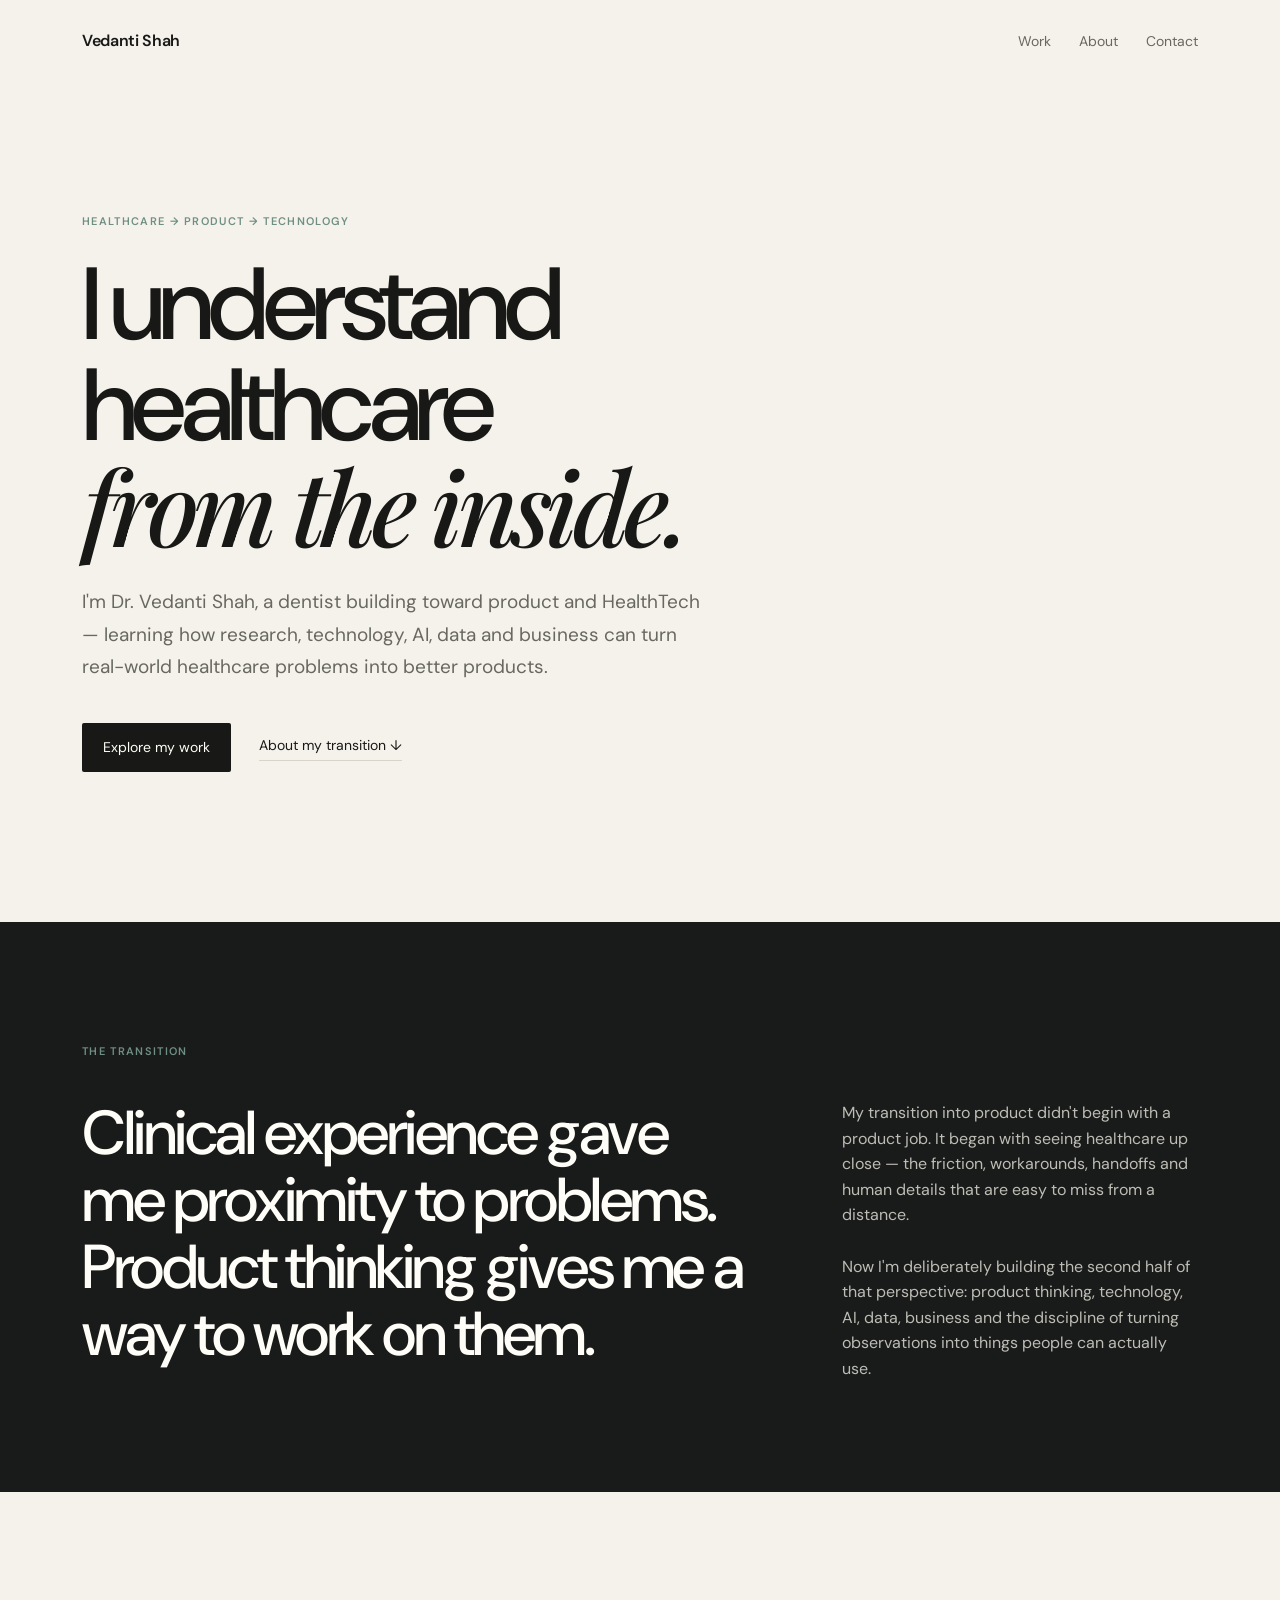
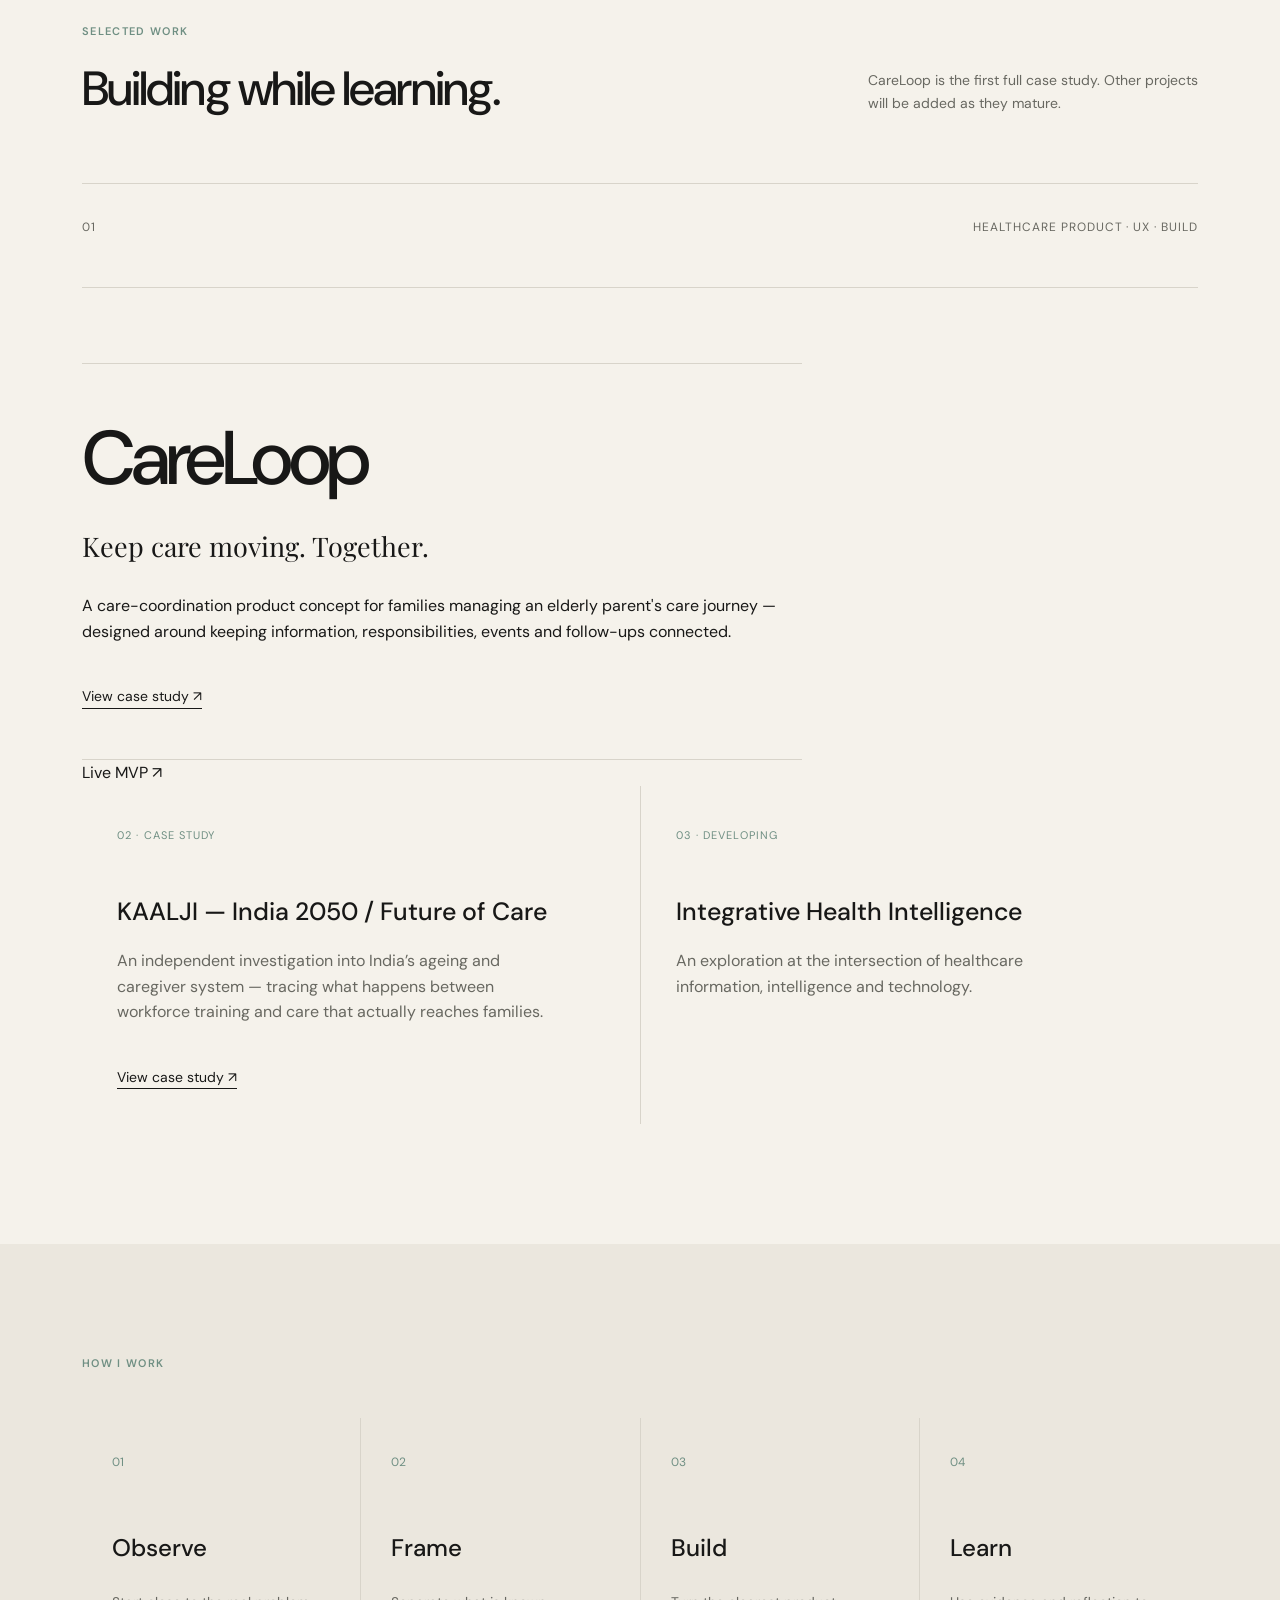
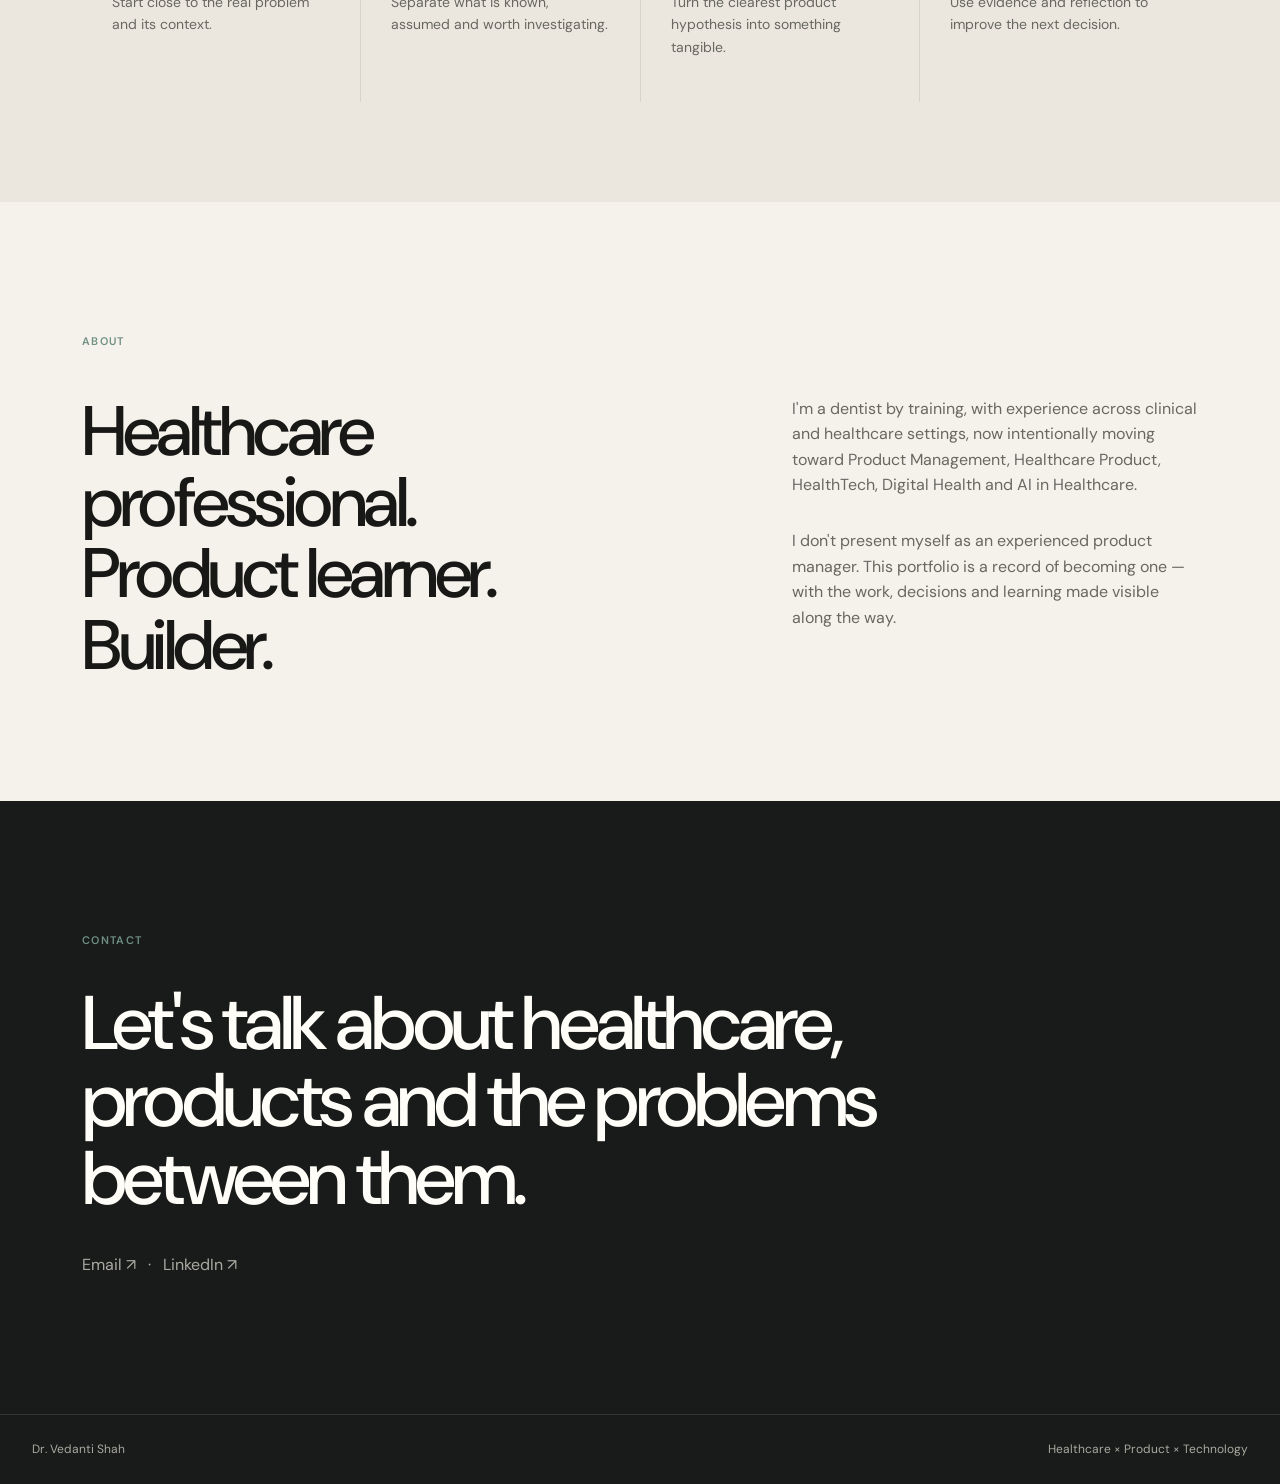
<file: index.html>
<!doctype html>
<html lang="en">
<head>
  <meta charset="utf-8">
  <meta name="viewport" content="width=device-width, initial-scale=1">
  <title>Dr. Vedanti Shah — Healthcare × Product × Technology</title>
  <link rel="stylesheet" href="styles.css">
</head>

<body>

<header class="nav">
  <a class="brand" href="#">Vedanti Shah</a>
  <nav>
    <a href="#work">Work</a>
    <a href="#about">About</a>
    <a href="#contact">Contact</a>
  </nav>
</header>

<main>

<section class="hero">
  <p class="eyebrow">Healthcare → Product → Technology</p>

  <h1>
    I understand healthcare
    <br>
    <em>from the inside.</em>
  </h1>

  <p class="hero-copy">
    I'm Dr. Vedanti Shah, a dentist building toward product and HealthTech —
    learning how research, technology, AI, data and business can turn
    real-world healthcare problems into better products.
  </p>

  <div class="hero-links">
    <a class="button" href="#work">Explore my work</a>
    <a class="text-link" href="#transition">About my transition ↓</a>
  </div>
</section>

<section id="transition" class="statement">
  <p class="section-label">The transition</p>

  <div class="statement-grid">
    <h2>
      Clinical experience gave me proximity to problems.
      Product thinking gives me a way to work on them.
    </h2>

    <p>
      My transition into product didn't begin with a product job.
      It began with seeing healthcare up close — the friction,
      workarounds, handoffs and human details that are easy to miss
      from a distance.
      <br><br>
      Now I'm deliberately building the second half of that perspective:
      product thinking, technology, AI, data, business and the discipline
      of turning observations into things people can actually use.
    </p>
  </div>
</section>

<section id="work" class="work">

  <div class="section-head">
    <div>
      <p class="section-label">Selected work</p>
      <h2>Building while learning.</h2>
    </div>

    <p class="section-note">
      CareLoop is the first full case study.
      Other projects will be added as they mature.
    </p>
  </div>

  <a class="project-feature" href="projects/Careloop/careloop.html">

    <div class="project-meta">
      <span>01</span>
      <span>Healthcare Product · UX · Build</span>
    </div>

    <div class="project-content">
      <h3>CareLoop</h3>

      <p class="project-tagline">
        Keep care moving. Together.
      </p>

      <p>
        A care-coordination product concept for families managing
        an elderly parent's care journey — designed around keeping
        information, responsibilities, events and follow-ups connected.
      </p>

      <span class="arrow">
  View case study ↗
  <a href="https://careloop-journey-4kc91ylsm-care-loop2.vercel.app/" target="_blank" rel="noopener">Live MVP ↗</a>
      </span>
    </div>

  </a>

  <div class="developing-grid">

    <article class="developing">
      <span>02 · Case study</span>
      <h3>KAALJI — India 2050 / Future of Care</h3>
      <p>
        An independent investigation into India’s ageing and caregiver
        system — tracing what happens between workforce training and care that actually reaches families.
      </p>
      <a class="arrow" href="projects/KAALJI/kaalji.html">View case study ↗</a>
    </article>

    <article class="developing">
      <span>03 · Developing</span>
      <h3>Integrative Health Intelligence</h3>
      <p>
        An exploration at the intersection of healthcare information,
        intelligence and technology.
      </p>
    </article>

  </div>

</section>

<section class="approach">

  <p class="section-label">How I work</p>

  <div class="approach-grid">

    <div>
      <span>01</span>
      <h3>Observe</h3>
      <p>Start close to the real problem and its context.</p>
    </div>

    <div>
      <span>02</span>
      <h3>Frame</h3>
      <p>Separate what is known, assumed and worth investigating.</p>
    </div>

    <div>
      <span>03</span>
      <h3>Build</h3>
      <p>Turn the clearest product hypothesis into something tangible.</p>
    </div>

    <div>
      <span>04</span>
      <h3>Learn</h3>
      <p>Use evidence and reflection to improve the next decision.</p>
    </div>

  </div>

</section>

<section id="about" class="about">

  <p class="section-label">About</p>

  <div class="about-grid">

    <h2>
      Healthcare professional.
      <br>
      Product learner.
      <br>
      Builder.
    </h2>

    <div>

      <p>
        I'm a dentist by training, with experience across clinical
        and healthcare settings, now intentionally moving toward
        Product Management, Healthcare Product, HealthTech,
        Digital Health and AI in Healthcare.
      </p>

      <p>
        I don't present myself as an experienced product manager.
        This portfolio is a record of becoming one — with the work,
        decisions and learning made visible along the way.
      </p>

    </div>

  </div>

</section>

<section id="contact" class="contact">

  <p class="section-label">Contact</p>

  <h2>
    Let's talk about healthcare,
    products and the problems between them.
  </h2>

  <p class="placeholder">
  <a href="mailto:drvedantiwaghe@gmail.com">Email ↗</a>
  &nbsp;&nbsp;·&nbsp;&nbsp;
  <a href="https://www.linkedin.com/in/drvedantishah/" target="_blank" rel="noopener">LinkedIn ↗</a>
  </p>

</section>

</main>

<footer>
  <span>Dr. Vedanti Shah</span>
  <span>Healthcare × Product × Technology</span>
</footer>

</body>
</html>
</file>
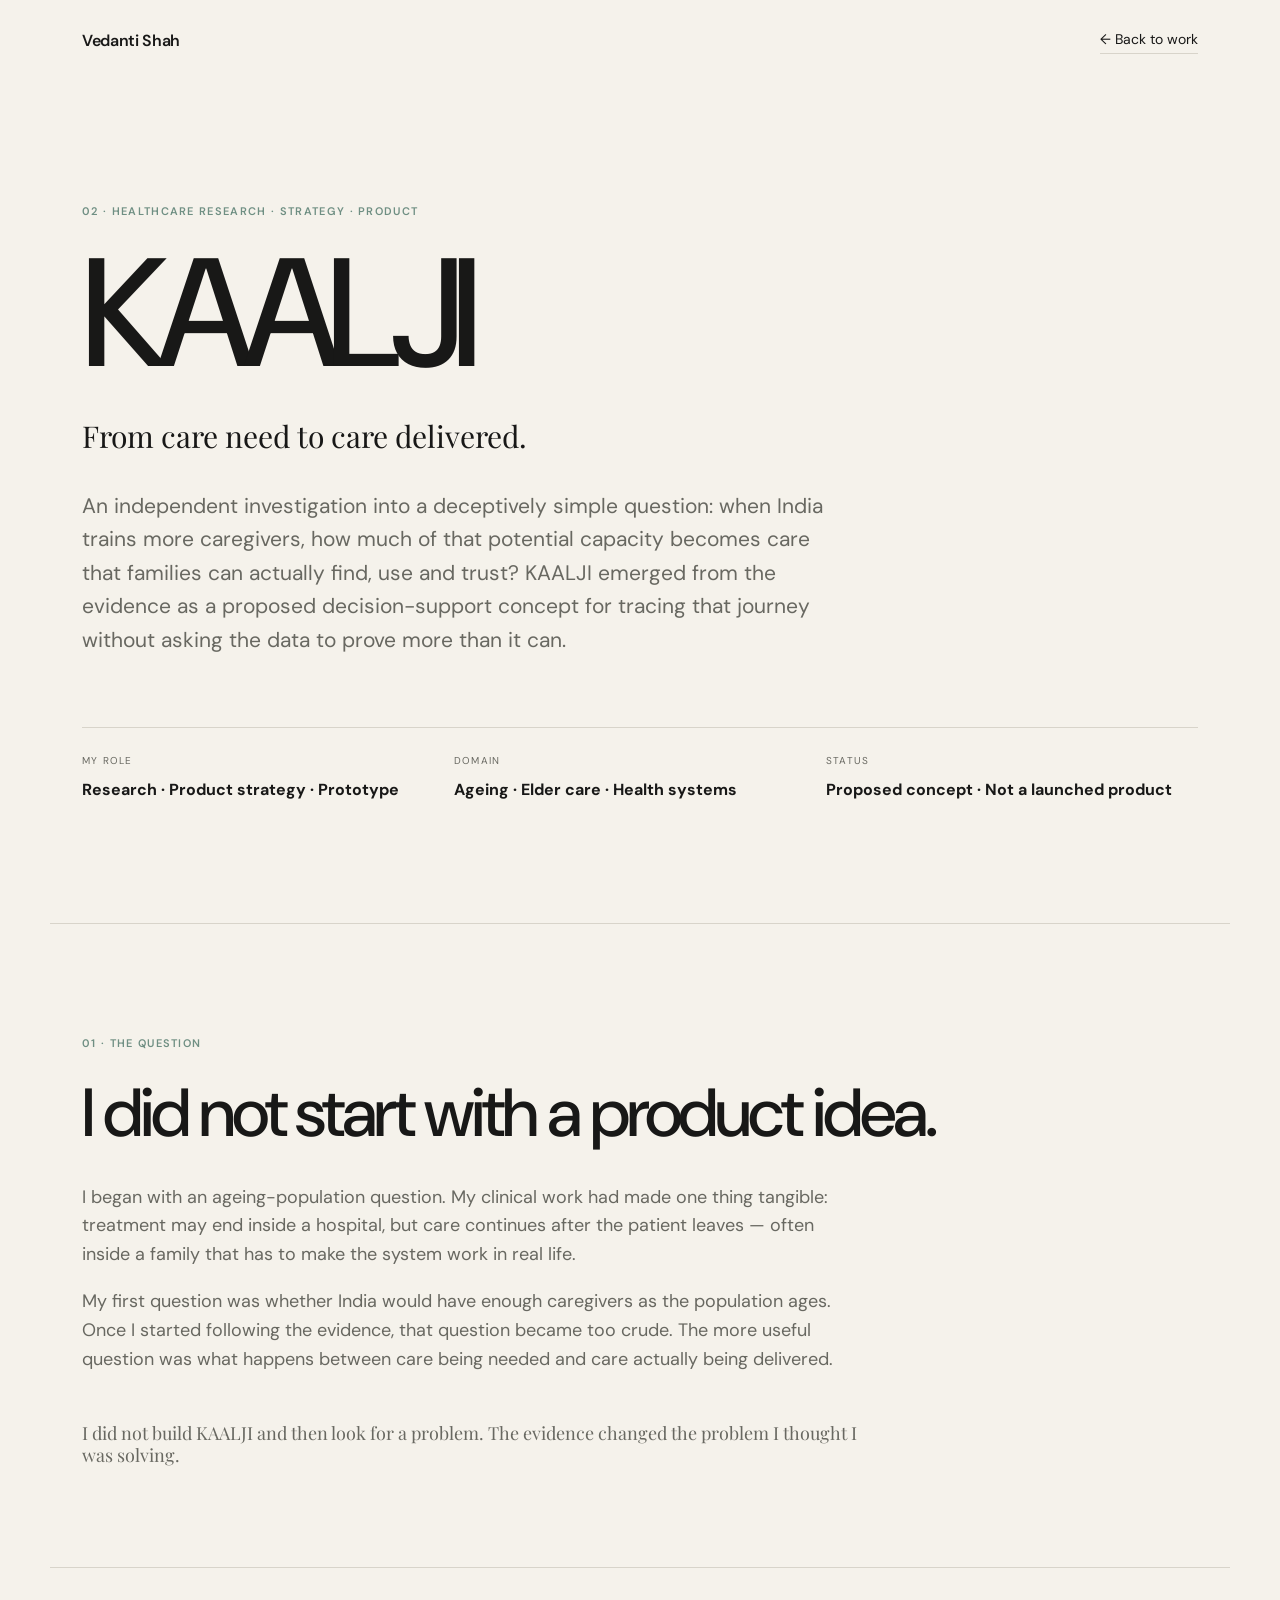
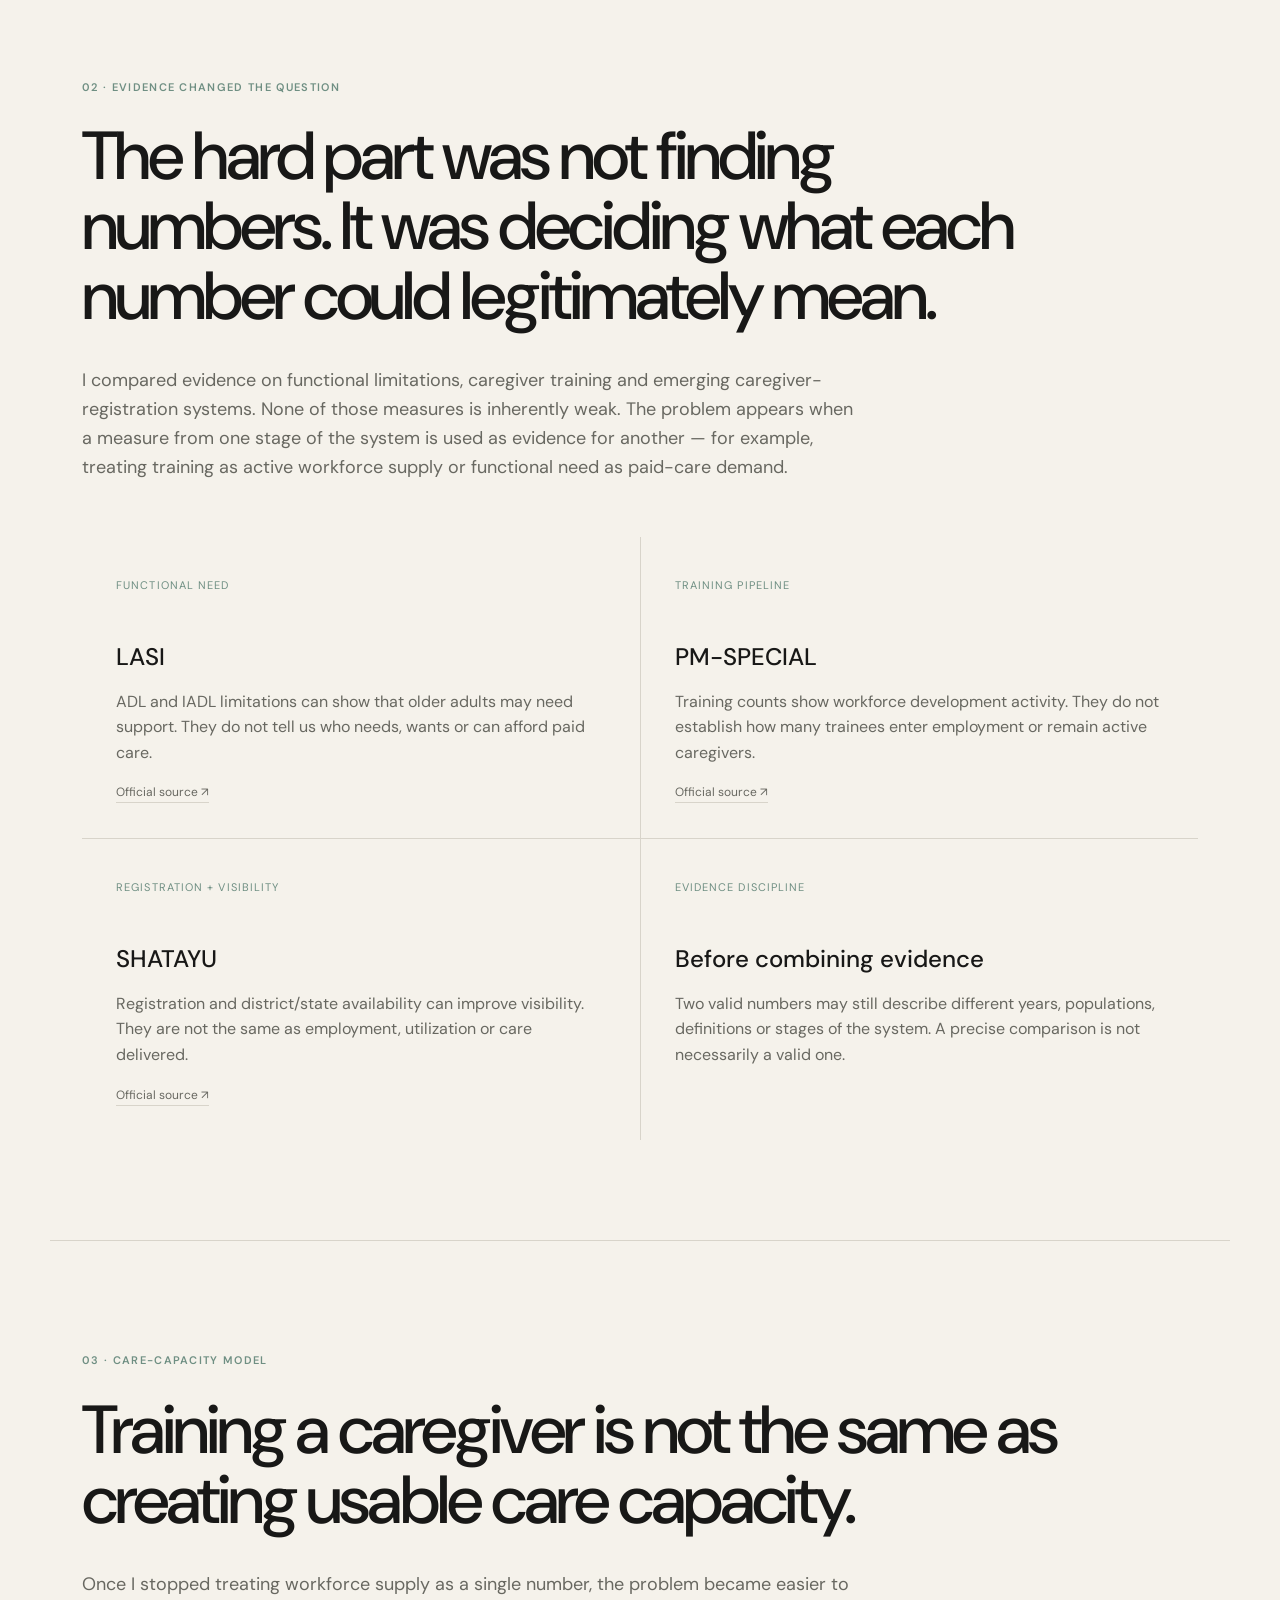
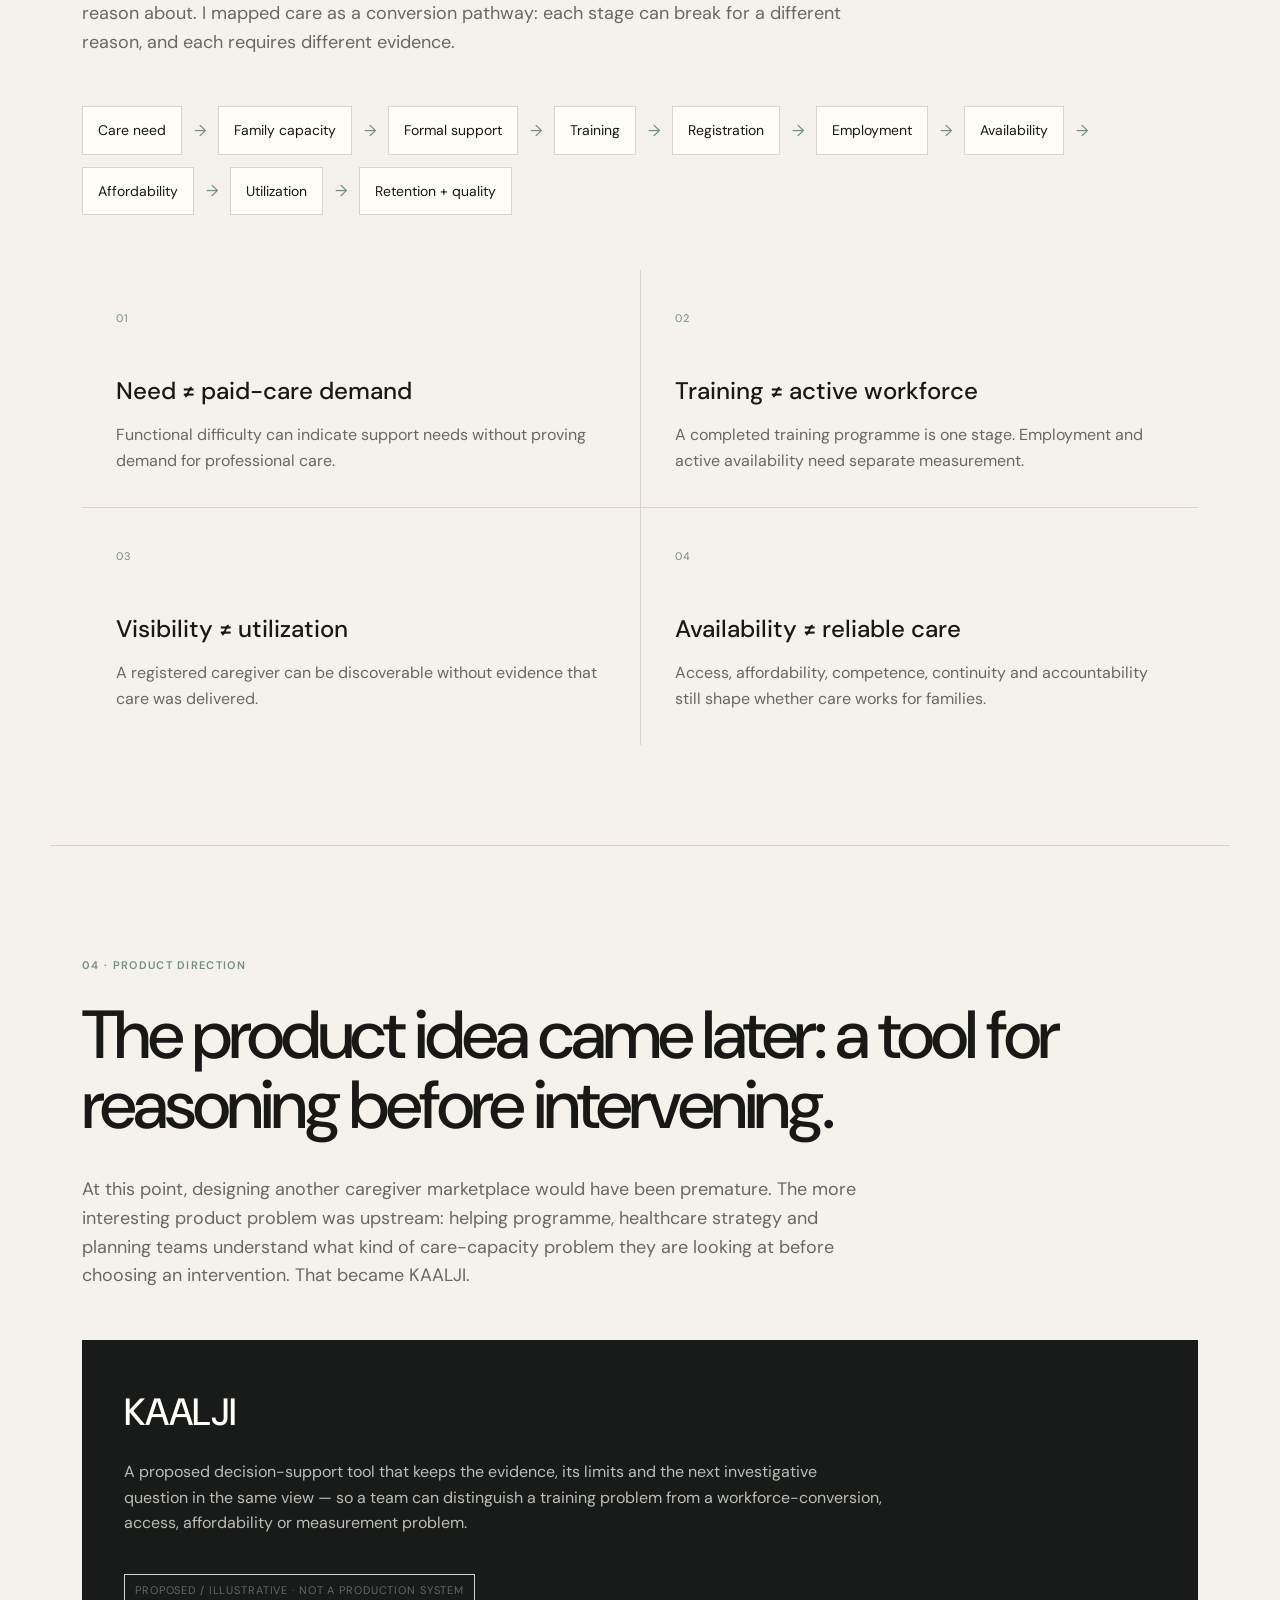
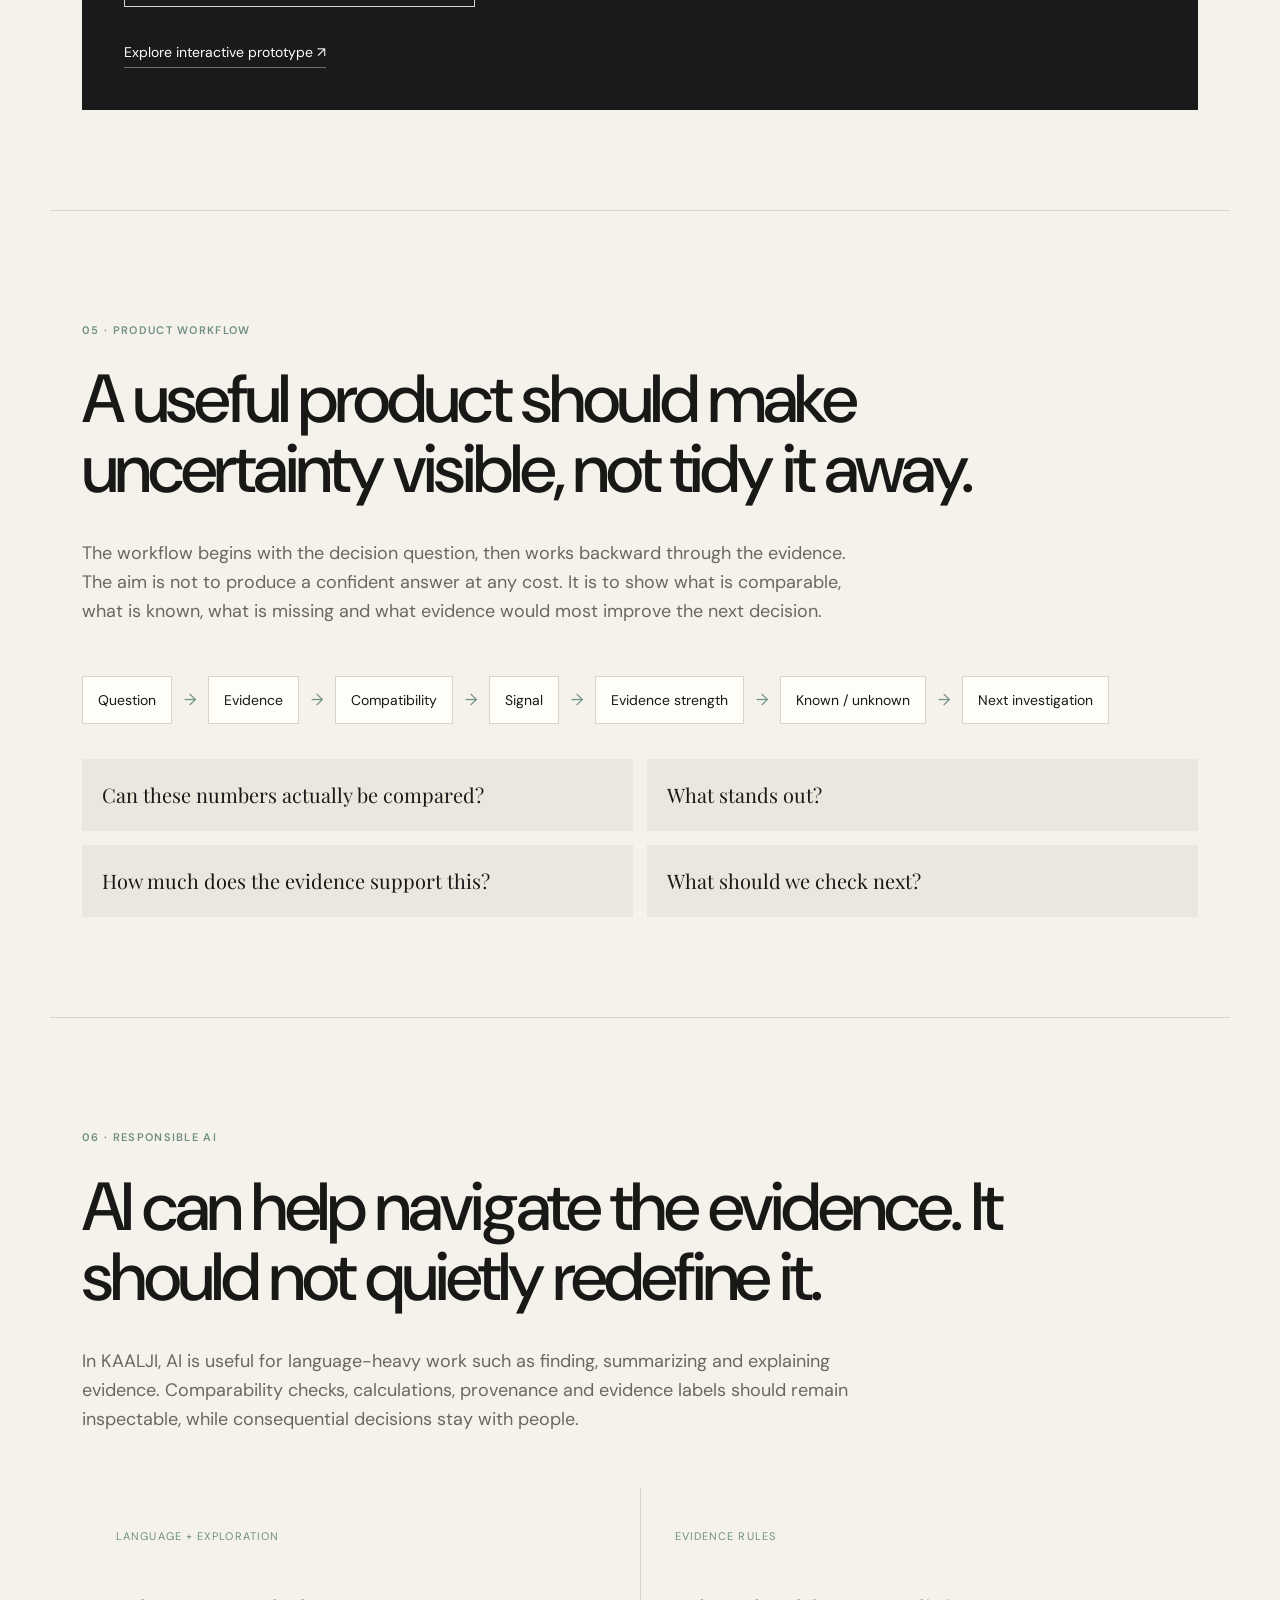
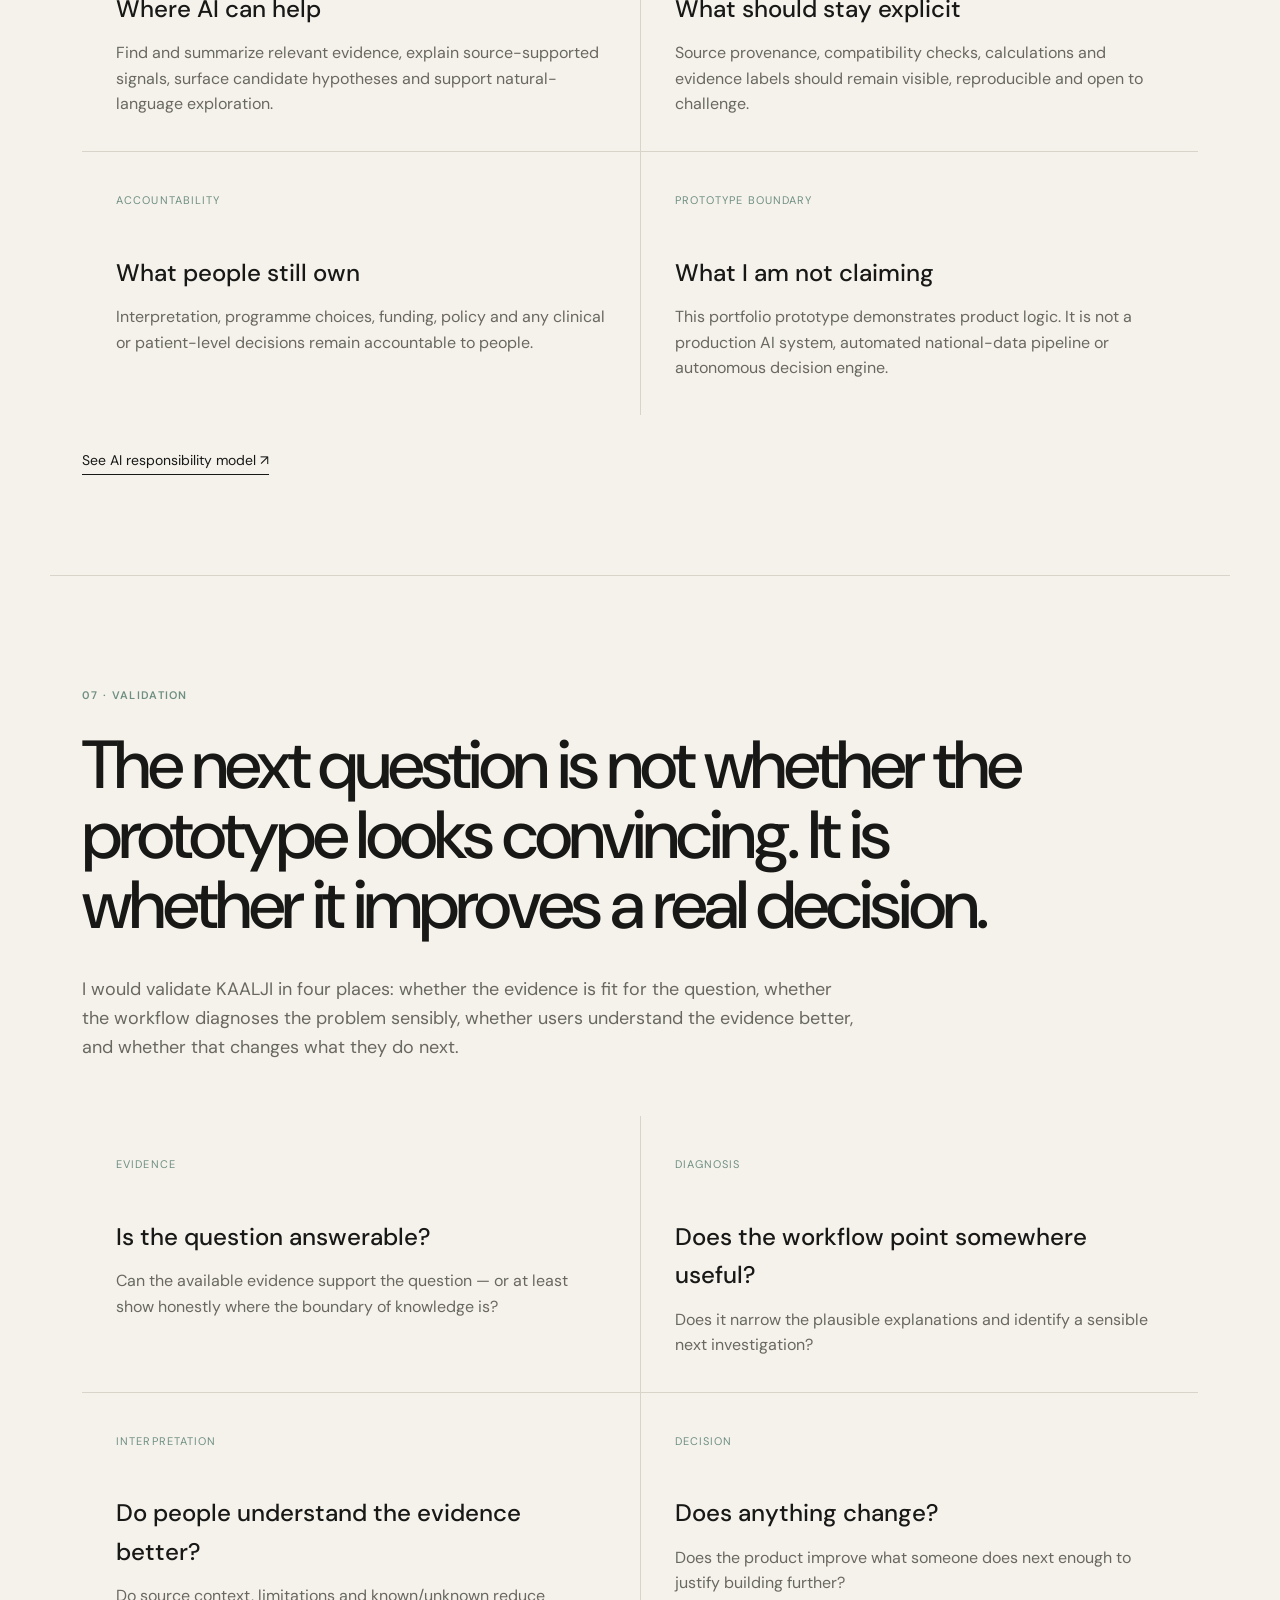
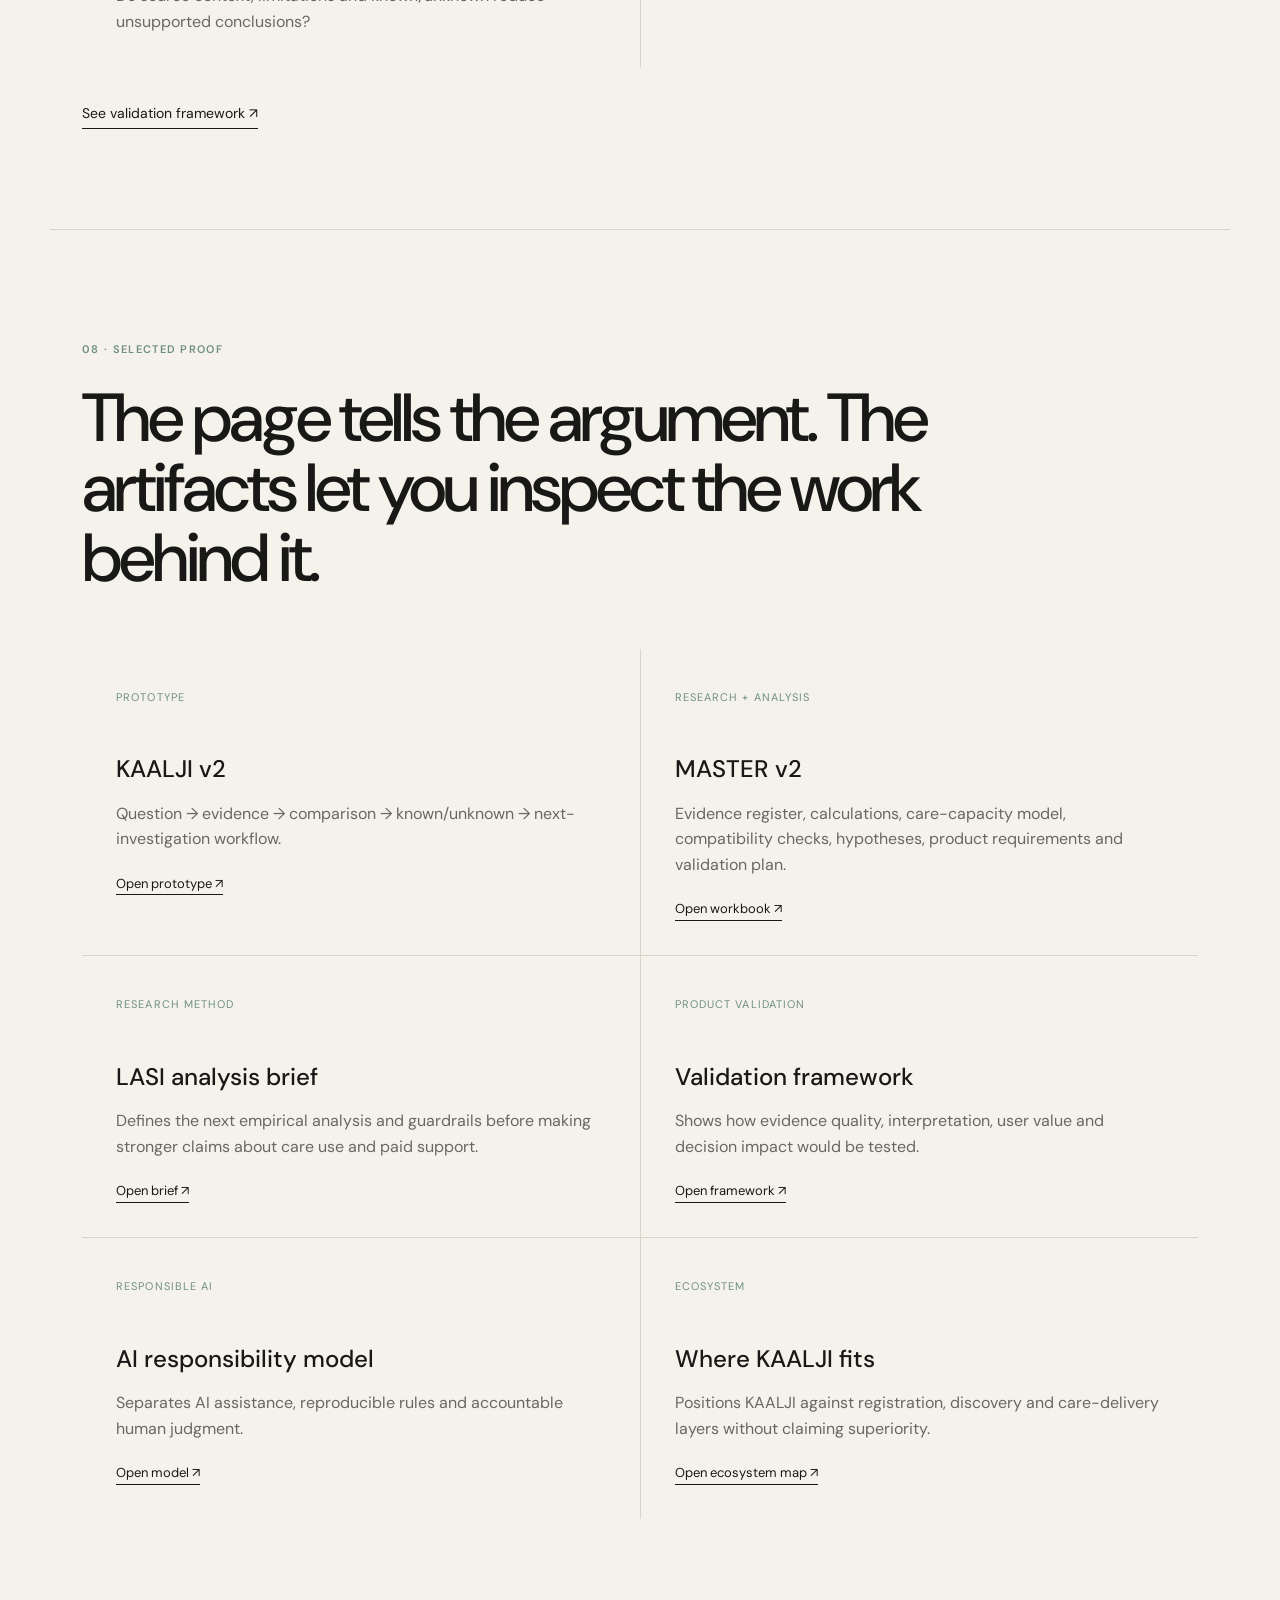
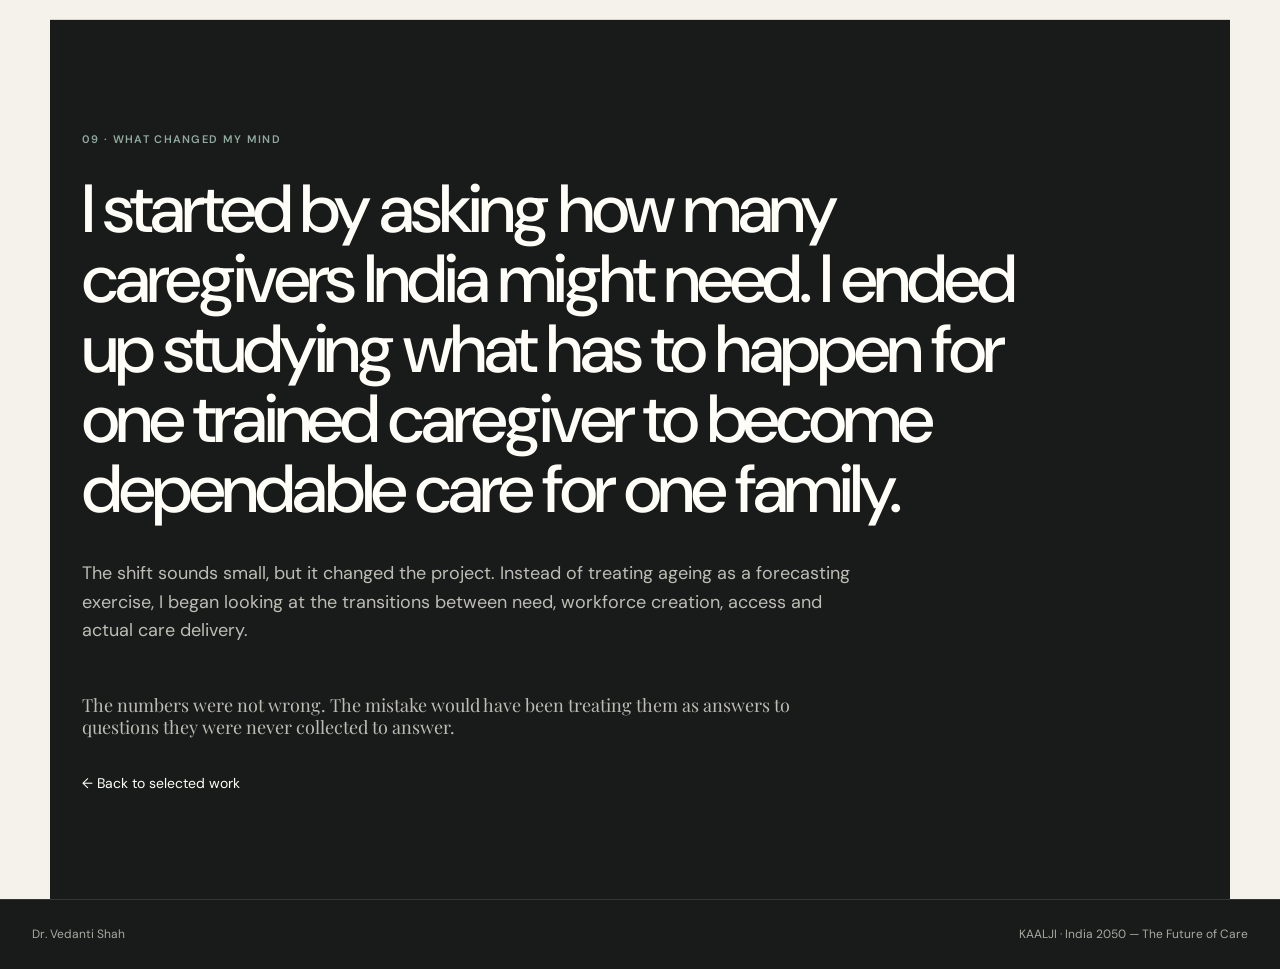
<file: projects/kaalji.html>
<!doctype html>
<html lang="en">
<head>
  <meta charset="utf-8">
  <meta name="viewport" content="width=device-width, initial-scale=1">
  <title>KAALJI — India 2050 | Dr. Vedanti Shah</title>
  <meta name="description" content="KAALJI — an evidence-led healthcare research and product strategy case study by Dr. Vedanti Shah.">
  <link rel="stylesheet" href="../styles.css">
  <style>
    .case-study { max-width: 1180px; margin: auto; }
    .case-hero { padding: 110px 32px 120px; }
    .case-hero h1 { font-size: clamp(72px, 13vw, 154px); line-height: .88; letter-spacing: -.07em; font-weight: 500; margin: 25px 0; }
    .case-tagline { font-family: var(--serif); font-size: 30px; }
    .case-intro { max-width: 770px; font-size: 21px; color: var(--muted); margin-top: 25px; }
    .case-facts { display: grid; grid-template-columns: repeat(3, 1fr); border-top: 1px solid var(--line); margin-top: 70px; }
    .case-facts div { padding: 25px 25px 0 0; }
    .case-facts span { display:block; color:var(--muted); font-size:10px; text-transform:uppercase; letter-spacing:.12em; margin-bottom:8px; }
    .case-section { padding: 100px 32px; border-top: 1px solid var(--line); }
    .case-section h2 { max-width: 980px; font-size: clamp(38px, 5.5vw, 68px); line-height: 1.03; letter-spacing: -.045em; font-weight:500; margin:25px 0 35px; }
    .case-section > p:not(.section-label) { max-width: 780px; font-size:18px; color:var(--muted); }
    .pullquote { max-width: 900px; font-family: var(--serif); font-size: clamp(28px, 4vw, 46px); line-height: 1.2; margin: 50px 0 0; }
    .evidence-grid, .decision-grid, .proof-grid, .ai-grid, .validation-grid { display:grid; grid-template-columns:repeat(2,1fr); gap:1px; background:var(--line); margin-top:55px; }
    .evidence-card, .decision, .proof-card, .ai-card, .validation-card { background:var(--paper); padding:34px; min-height:220px; }
    .evidence-card span, .decision span, .proof-card span, .ai-card span, .validation-card span { color:var(--accent); font-size:11px; text-transform:uppercase; letter-spacing:.1em; }
    .evidence-card h3, .decision h3, .proof-card h3, .ai-card h3, .validation-card h3 { font-size:24px; font-weight:500; margin:42px 0 12px; }
    .evidence-card p, .decision p, .proof-card p, .ai-card p, .validation-card p { color:var(--muted); margin:0; }
    .source-link { display:inline-block; margin-top:18px; font-size:12px; border-bottom:1px solid var(--line); color:var(--muted); }
    .capacity-flow, .workflow-flow { display:flex; align-items:center; flex-wrap:wrap; gap:12px; margin-top:50px; }
    .capacity-flow span, .workflow-flow span { padding:12px 15px; border:1px solid var(--line); background:var(--white); font-size:14px; }
    .capacity-flow b, .workflow-flow b { color:var(--accent); font-weight:400; }
    .plain-questions { margin-top:35px; display:grid; grid-template-columns:repeat(2,1fr); gap:14px; }
    .plain-questions div { background:var(--soft); padding:20px; font-family:var(--serif); font-size:20px; }
    .product-panel { margin-top:50px; padding:42px; background:var(--dark); color:var(--white); }
    .product-panel h3 { font-size:38px; font-weight:500; margin:0 0 12px; }
    .product-panel p { max-width:760px; color:#bdbdb5; }
    .product-panel .case-links a { color:var(--white); border-bottom-color:#6b6e69; }
    .case-links { display:flex; gap:22px; flex-wrap:wrap; margin-top:34px; }
    .case-links a { font-size:14px; border-bottom:1px solid var(--ink); padding-bottom:3px; }
    .reflection { background:var(--dark); color:var(--white); }
    .reflection .section-label { color:#91aa9f; }
    .reflection > p:not(.section-label) { color:#bdbdb5; }
    .reflection .pullquote { color:var(--white); }
    .status-note { display:inline-block; margin-top:22px; padding:7px 10px; border:1px solid var(--line); font-size:11px; letter-spacing:.08em; text-transform:uppercase; color:var(--muted); }
    .proof-card a { display:inline-block; margin-top:22px; font-size:13px; border-bottom:1px solid var(--ink); }
    @media (max-width:760px){
      .case-hero,.case-section{padding-left:20px;padding-right:20px;}
      .case-facts,.evidence-grid,.decision-grid,.proof-grid,.ai-grid,.validation-grid,.plain-questions{grid-template-columns:1fr;}
      .product-panel{padding:28px;}
    }
  </style>
</head>
<body>
<header class="nav">
  <a class="brand" href="../index.html">Vedanti Shah</a>
  <a class="text-link" href="../index.html#work">← Back to work</a>
</header>
<main class="case-study">
<section class="case-hero">
  <p class="eyebrow">02 · Healthcare Research · Strategy · Product</p>
  <h1>KAALJI</h1>
  <p class="case-tagline">From care need to care delivered.</p>
  <p class="case-intro">An independent investigation into a deceptively simple question: when India trains more caregivers, how much of that potential capacity becomes care that families can actually find, use and trust? KAALJI emerged from the evidence as a proposed decision-support concept for tracing that journey without asking the data to prove more than it can.</p>
  <div class="case-facts">
    <div><span>My role</span><strong>Research · Product strategy · Prototype</strong></div>
    <div><span>Domain</span><strong>Ageing · Elder care · Health systems</strong></div>
    <div><span>Status</span><strong>Proposed concept · Not a launched product</strong></div>
  </div>
</section>

<section class="case-section">
  <p class="section-label">01 · The question</p>
  <h2>I did not start with a product idea.</h2>
  <p>I began with an ageing-population question. My clinical work had made one thing tangible: treatment may end inside a hospital, but care continues after the patient leaves — often inside a family that has to make the system work in real life.</p>
  <p>My first question was whether India would have enough caregivers as the population ages. Once I started following the evidence, that question became too crude. The more useful question was what happens between care being needed and care actually being delivered.</p>
  <p class="pullquote">I did not build KAALJI and then look for a problem. The evidence changed the problem I thought I was solving.</p>
</section>

<section class="case-section">
  <p class="section-label">02 · Evidence changed the question</p>
  <h2>The hard part was not finding numbers. It was deciding what each number could legitimately mean.</h2>
  <p>I compared evidence on functional limitations, caregiver training and emerging caregiver-registration systems. None of those measures is inherently weak. The problem appears when a measure from one stage of the system is used as evidence for another — for example, treating training as active workforce supply or functional need as paid-care demand.</p>
  <div class="evidence-grid">
    <article class="evidence-card">
      <span>Functional need</span><h3>LASI</h3><p>ADL and IADL limitations can show that older adults may need support. They do not tell us who needs, wants or can afford paid care.</p>
      <a class="source-link" target="_blank" rel="noopener" href="https://www.iipsindia.ac.in/sites/default/files/LASI_India_Executive_Summary_0.pdf">Official source ↗</a>
    </article>
    <article class="evidence-card">
      <span>Training pipeline</span><h3>PM-SPECIAL</h3><p>Training counts show workforce development activity. They do not establish how many trainees enter employment or remain active caregivers.</p>
      <a class="source-link" target="_blank" rel="noopener" href="https://www.pib.gov.in/Pressreleaseshare.aspx?PRID=2112161&lang=2&reg=48">Official source ↗</a>
    </article>
    <article class="evidence-card">
      <span>Registration + visibility</span><h3>SHATAYU</h3><p>Registration and district/state availability can improve visibility. They are not the same as employment, utilization or care delivered.</p>
      <a class="source-link" target="_blank" rel="noopener" href="https://www.pib.gov.in/PressReleasePage.aspx?PRID=2277755&lang=1&reg=3">Official source ↗</a>
    </article>
    <article class="evidence-card">
      <span>Evidence discipline</span><h3>Before combining evidence</h3><p>Two valid numbers may still describe different years, populations, definitions or stages of the system. A precise comparison is not necessarily a valid one.</p>
    </article>
  </div>
</section>

<section class="case-section">
  <p class="section-label">03 · Care-capacity model</p>
  <h2>Training a caregiver is not the same as creating usable care capacity.</h2>
  <p>Once I stopped treating workforce supply as a single number, the problem became easier to reason about. I mapped care as a conversion pathway: each stage can break for a different reason, and each requires different evidence.</p>
  <div class="capacity-flow">
    <span>Care need</span><b>→</b><span>Family capacity</span><b>→</b><span>Formal support</span><b>→</b><span>Training</span><b>→</b><span>Registration</span><b>→</b><span>Employment</span><b>→</b><span>Availability</span><b>→</b><span>Affordability</span><b>→</b><span>Utilization</span><b>→</b><span>Retention + quality</span>
  </div>
  <div class="decision-grid">
    <article class="decision"><span>01</span><h3>Need ≠ paid-care demand</h3><p>Functional difficulty can indicate support needs without proving demand for professional care.</p></article>
    <article class="decision"><span>02</span><h3>Training ≠ active workforce</h3><p>A completed training programme is one stage. Employment and active availability need separate measurement.</p></article>
    <article class="decision"><span>03</span><h3>Visibility ≠ utilization</h3><p>A registered caregiver can be discoverable without evidence that care was delivered.</p></article>
    <article class="decision"><span>04</span><h3>Availability ≠ reliable care</h3><p>Access, affordability, competence, continuity and accountability still shape whether care works for families.</p></article>
  </div>
</section>

<section class="case-section">
  <p class="section-label">04 · Product direction</p>
  <h2>The product idea came later: a tool for reasoning before intervening.</h2>
  <p>At this point, designing another caregiver marketplace would have been premature. The more interesting product problem was upstream: helping programme, healthcare strategy and planning teams understand what kind of care-capacity problem they are looking at before choosing an intervention. That became KAALJI.</p>
  <div class="product-panel">
    <h3>KAALJI</h3>
    <p>A proposed decision-support tool that keeps the evidence, its limits and the next investigative question in the same view — so a team can distinguish a training problem from a workforce-conversion, access, affordability or measurement problem.</p>
    <span class="status-note">Proposed / illustrative · not a production system</span>
    <div class="case-links"><a href="kaalji-prototype.html">Explore interactive prototype ↗</a></div>
  </div>
</section>

<section class="case-section">
  <p class="section-label">05 · Product workflow</p>
  <h2>A useful product should make uncertainty visible, not tidy it away.</h2>
  <p>The workflow begins with the decision question, then works backward through the evidence. The aim is not to produce a confident answer at any cost. It is to show what is comparable, what is known, what is missing and what evidence would most improve the next decision.</p>
  <div class="workflow-flow">
    <span>Question</span><b>→</b><span>Evidence</span><b>→</b><span>Compatibility</span><b>→</b><span>Signal</span><b>→</b><span>Evidence strength</span><b>→</b><span>Known / unknown</span><b>→</b><span>Next investigation</span>
  </div>
  <div class="plain-questions">
    <div>Can these numbers actually be compared?</div>
    <div>What stands out?</div>
    <div>How much does the evidence support this?</div>
    <div>What should we check next?</div>
  </div>
</section>

<section class="case-section">
  <p class="section-label">06 · Responsible AI</p>
  <h2>AI can help navigate the evidence. It should not quietly redefine it.</h2>
  <p>In KAALJI, AI is useful for language-heavy work such as finding, summarizing and explaining evidence. Comparability checks, calculations, provenance and evidence labels should remain inspectable, while consequential decisions stay with people.</p>
  <div class="ai-grid">
    <article class="ai-card"><span>Language + exploration</span><h3>Where AI can help</h3><p>Find and summarize relevant evidence, explain source-supported signals, surface candidate hypotheses and support natural-language exploration.</p></article>
    <article class="ai-card"><span>Evidence rules</span><h3>What should stay explicit</h3><p>Source provenance, compatibility checks, calculations and evidence labels should remain visible, reproducible and open to challenge.</p></article>
    <article class="ai-card"><span>Accountability</span><h3>What people still own</h3><p>Interpretation, programme choices, funding, policy and any clinical or patient-level decisions remain accountable to people.</p></article>
    <article class="ai-card"><span>Prototype boundary</span><h3>What I am not claiming</h3><p>This portfolio prototype demonstrates product logic. It is not a production AI system, automated national-data pipeline or autonomous decision engine.</p></article>
  </div>
  <div class="case-links"><a href="kaalji-ai-responsibility.html">See AI responsibility model ↗</a></div>
</section>

<section class="case-section">
  <p class="section-label">07 · Validation</p>
  <h2>The next question is not whether the prototype looks convincing. It is whether it improves a real decision.</h2>
  <p>I would validate KAALJI in four places: whether the evidence is fit for the question, whether the workflow diagnoses the problem sensibly, whether users understand the evidence better, and whether that changes what they do next.</p>
  <div class="validation-grid">
    <article class="validation-card"><span>Evidence</span><h3>Is the question answerable?</h3><p>Can the available evidence support the question — or at least show honestly where the boundary of knowledge is?</p></article>
    <article class="validation-card"><span>Diagnosis</span><h3>Does the workflow point somewhere useful?</h3><p>Does it narrow the plausible explanations and identify a sensible next investigation?</p></article>
    <article class="validation-card"><span>Interpretation</span><h3>Do people understand the evidence better?</h3><p>Do source context, limitations and known/unknown reduce unsupported conclusions?</p></article>
    <article class="validation-card"><span>Decision</span><h3>Does anything change?</h3><p>Does the product improve what someone does next enough to justify building further?</p></article>
  </div>
  <div class="case-links"><a href="kaalji-validation.html">See validation framework ↗</a></div>
</section>

<section class="case-section">
  <p class="section-label">08 · Selected proof</p>
  <h2>The page tells the argument. The artifacts let you inspect the work behind it.</h2>
  <div class="proof-grid">
    <article class="proof-card"><span>Prototype</span><h3>KAALJI v2</h3><p>Question → evidence → comparison → known/unknown → next-investigation workflow.</p><a href="kaalji-prototype.html">Open prototype ↗</a></article>
    <article class="proof-card"><span>Research + analysis</span><h3>MASTER v2</h3><p>Evidence register, calculations, care-capacity model, compatibility checks, hypotheses, product requirements and validation plan.</p><a href="kaalji-assets/master-workbook.xlsx">Open workbook ↗</a></article>
    <article class="proof-card"><span>Research method</span><h3>LASI analysis brief</h3><p>Defines the next empirical analysis and guardrails before making stronger claims about care use and paid support.</p><a href="kaalji-assets/lasi-research-brief.pdf">Open brief ↗</a></article>
    <article class="proof-card"><span>Product validation</span><h3>Validation framework</h3><p>Shows how evidence quality, interpretation, user value and decision impact would be tested.</p><a href="kaalji-validation.html">Open framework ↗</a></article>
    <article class="proof-card"><span>Responsible AI</span><h3>AI responsibility model</h3><p>Separates AI assistance, reproducible rules and accountable human judgment.</p><a href="kaalji-ai-responsibility.html">Open model ↗</a></article>
    <article class="proof-card"><span>Ecosystem</span><h3>Where KAALJI fits</h3><p>Positions KAALJI against registration, discovery and care-delivery layers without claiming superiority.</p><a href="kaalji-ecosystem.html">Open ecosystem map ↗</a></article>
  </div>
</section>

<section class="case-section reflection">
  <p class="section-label">09 · What changed my mind</p>
  <h2>I started by asking how many caregivers India might need. I ended up studying what has to happen for one trained caregiver to become dependable care for one family.</h2>
  <p>The shift sounds small, but it changed the project. Instead of treating ageing as a forecasting exercise, I began looking at the transitions between need, workforce creation, access and actual care delivery.</p>
  <p class="pullquote">The numbers were not wrong. The mistake would have been treating them as answers to questions they were never collected to answer.</p>
  <div class="case-links"><a href="../index.html#work">← Back to selected work</a></div>
</section>
</main>
<footer><span>Dr. Vedanti Shah</span><span>KAALJI · India 2050 — The Future of Care</span></footer>
</body>
</html>
</file>
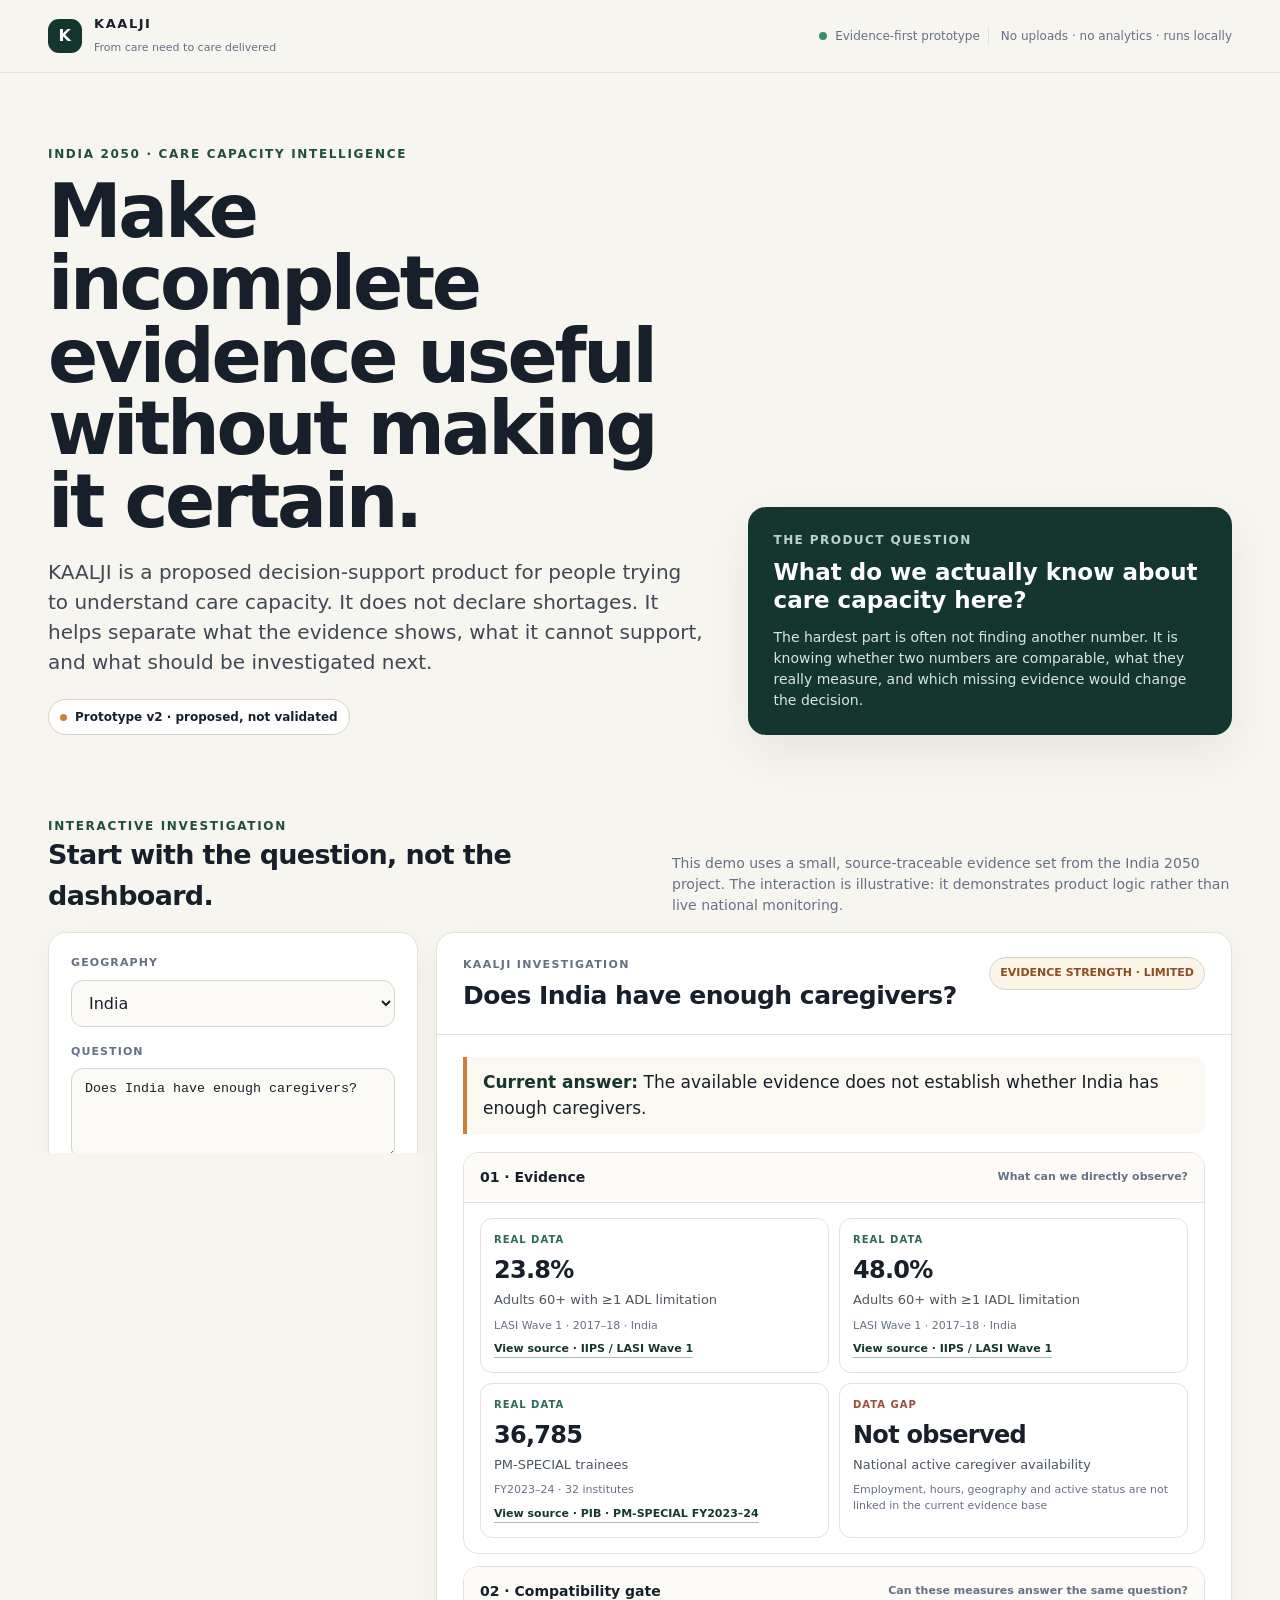
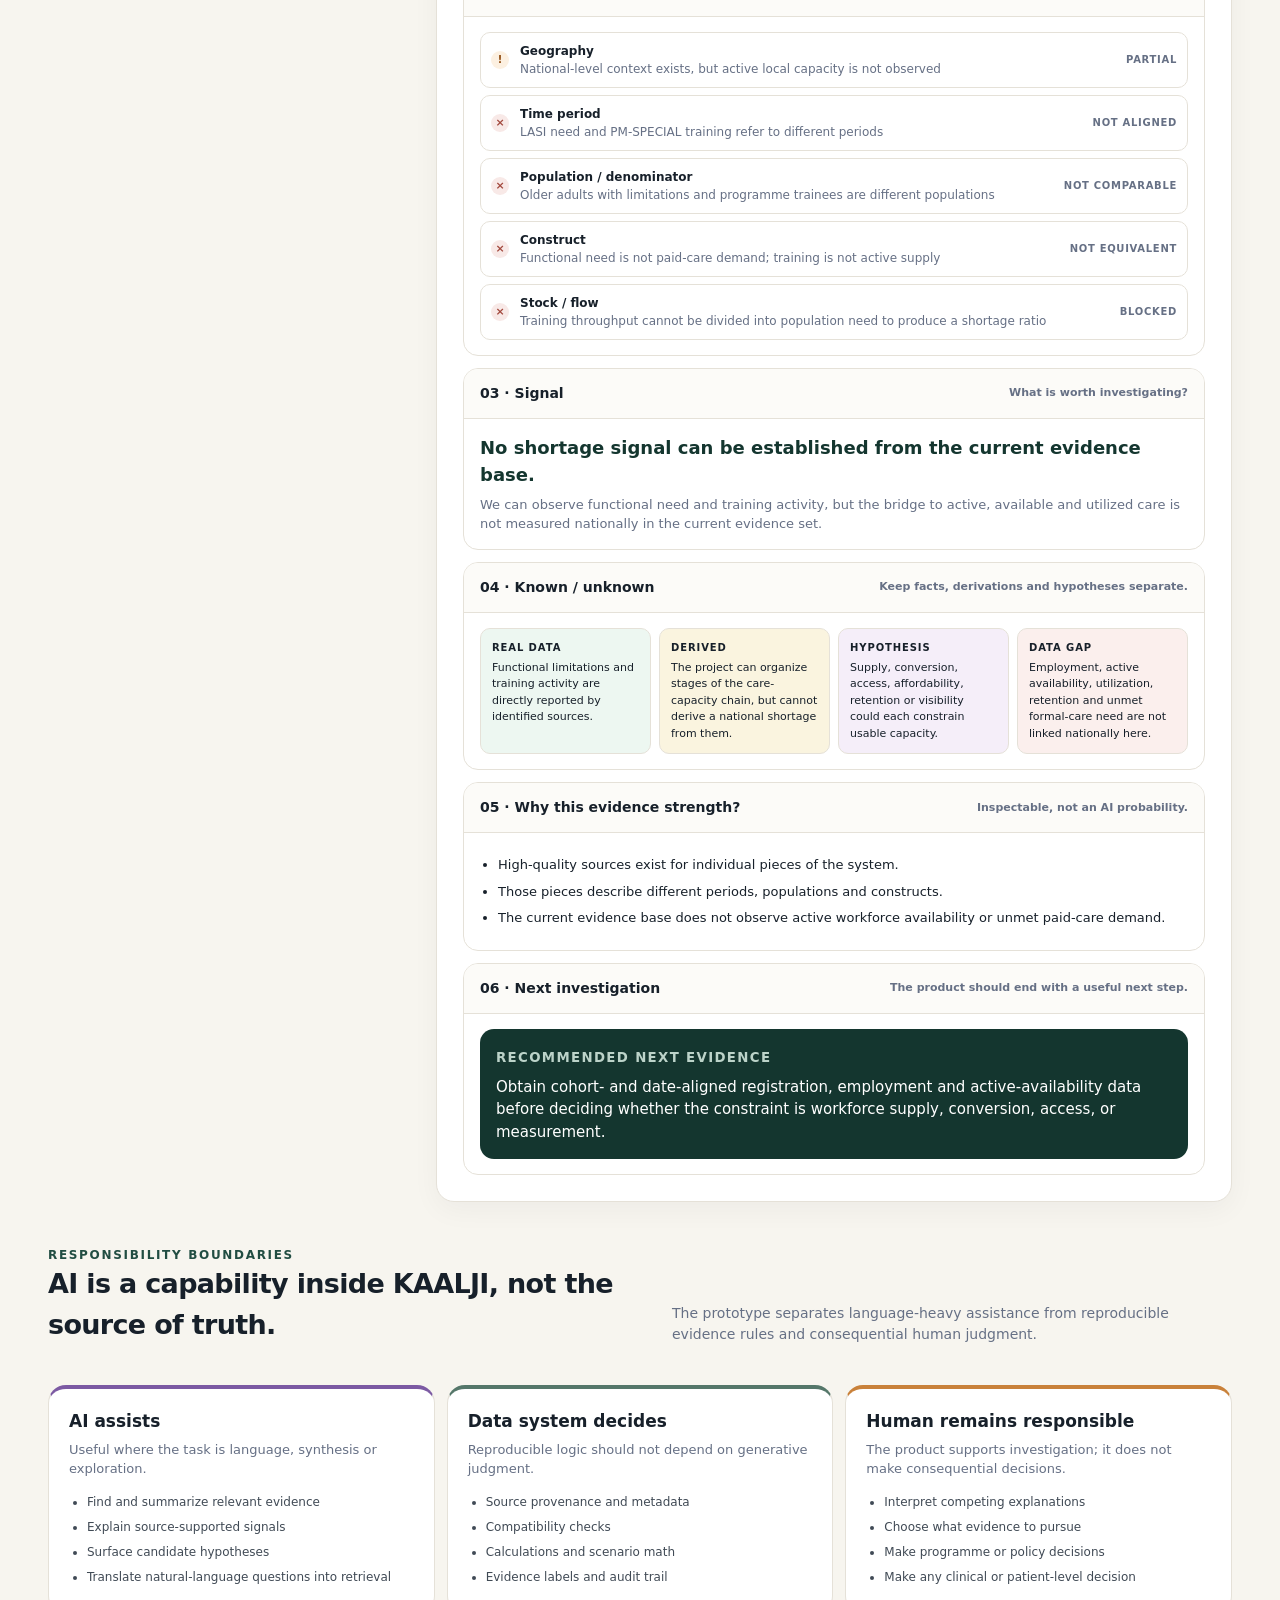
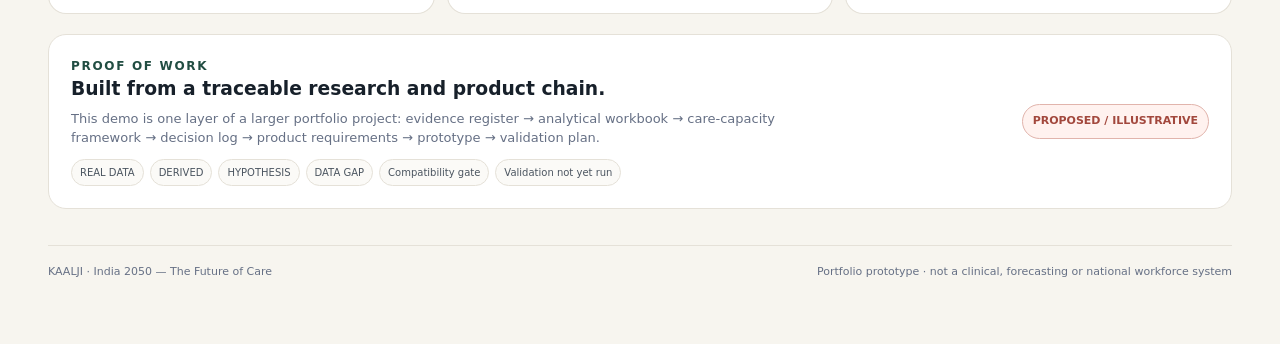
<file: projects/KAALJI/kaalji-prototype.html>
<!doctype html>
<html lang="en">
<head>
<meta charset="utf-8" />
<meta name="viewport" content="width=device-width, initial-scale=1" />
<title>KAALJI — Care Capacity Intelligence</title>
<meta name="description" content="KAALJI is a proposed care-capacity intelligence and decision-support prototype for India 2050 — The Future of Care." />
<style>
:root{
  --ink:#17202a;
  --muted:#667085;
  --paper:#f7f5ef;
  --card:#ffffff;
  --line:#e5e1d8;
  --deep:#14362f;
  --deep-2:#214d42;
  --accent:#c9813a;
  --real:#2d6a4f;
  --derived:#8b6a1d;
  --hyp:#8056a6;
  --gap:#a2483d;
  --soft-real:#edf7f1;
  --soft-derived:#faf4df;
  --soft-hyp:#f5eef9;
  --soft-gap:#fbefed;
  --shadow:0 18px 48px rgba(23,32,42,.08);
  --radius:18px;
}
*{box-sizing:border-box}
html{scroll-behavior:smooth}
body{margin:0;background:var(--paper);color:var(--ink);font-family:Inter,ui-sans-serif,system-ui,-apple-system,BlinkMacSystemFont,"Segoe UI",sans-serif;line-height:1.5}
a{color:inherit}
button,input,select{font:inherit}
button{cursor:pointer}
.shell{max-width:1240px;margin:0 auto;padding:0 28px 64px}
.topbar{position:sticky;top:0;z-index:20;background:rgba(247,245,239,.92);backdrop-filter:blur(16px);border-bottom:1px solid rgba(229,225,216,.8)}
.topbar-inner{max-width:1240px;margin:auto;padding:14px 28px;display:flex;justify-content:space-between;align-items:center;gap:20px}
.brand{display:flex;align-items:center;gap:12px;text-decoration:none}.mark{width:34px;height:34px;border-radius:11px;background:var(--deep);display:grid;place-items:center;color:white;font-weight:800;letter-spacing:.04em}.brand-copy b{display:block;letter-spacing:.12em;font-size:13px}.brand-copy span{font-size:11px;color:var(--muted)}
.status{display:flex;align-items:center;gap:8px;font-size:12px;color:var(--muted)}.dot{width:8px;height:8px;border-radius:50%;background:#3b8f68}.privacy{border-left:1px solid var(--line);padding-left:12px}
.hero{padding:72px 0 38px;display:grid;grid-template-columns:1.15fr .85fr;gap:44px;align-items:end}.eyebrow{font-size:12px;font-weight:800;letter-spacing:.14em;text-transform:uppercase;color:var(--deep-2)}
h1{font-size:clamp(42px,6vw,74px);line-height:.98;margin:12px 0 20px;letter-spacing:-.045em;max-width:850px}.hero p{font-size:20px;color:#3f4853;max-width:760px;margin:0}.hero-note{background:var(--deep);color:white;border-radius:var(--radius);padding:24px 26px;box-shadow:var(--shadow)}.hero-note .small{color:#bcd3c9;font-size:12px;text-transform:uppercase;letter-spacing:.12em;font-weight:800}.hero-note strong{display:block;font-size:23px;line-height:1.25;margin:9px 0 12px}.hero-note p{font-size:14px;color:#d9e5e0}.tagline{display:inline-flex;gap:8px;align-items:center;border:1px solid #d7d1c5;background:#fff;padding:8px 11px;border-radius:999px;font-size:12px;font-weight:700;margin-top:22px}.tagline i{width:7px;height:7px;background:var(--accent);border-radius:50%}
.section-title{display:flex;justify-content:space-between;gap:24px;align-items:end;margin:44px 0 16px}.section-title h2{font-size:27px;margin:0;letter-spacing:-.025em}.section-title p{margin:0;color:var(--muted);max-width:560px;font-size:14px}
.workspace{display:grid;grid-template-columns:370px minmax(0,1fr);gap:18px;align-items:start}
.panel{background:var(--card);border:1px solid var(--line);border-radius:var(--radius);box-shadow:0 8px 28px rgba(23,32,42,.045)}.controls{padding:22px;position:sticky;top:80px}.label{font-size:11px;text-transform:uppercase;letter-spacing:.1em;font-weight:800;color:var(--muted);display:block;margin-bottom:8px}.field{width:100%;border:1px solid #d9d5cb;background:#fbfaf7;border-radius:12px;padding:12px 13px;color:var(--ink)}textarea.field{resize:vertical;min-height:92px}.field:focus{outline:3px solid rgba(201,129,58,.14);border-color:var(--accent)}.fieldgroup{margin-bottom:17px}.presets{display:grid;gap:8px;margin-top:10px}.preset{border:1px solid var(--line);background:white;text-align:left;padding:10px 12px;border-radius:11px;font-size:13px;color:#36404b}.preset:hover,.preset.active{border-color:#9ca9a3;background:#f1f5f2;color:var(--deep)}.run{width:100%;border:0;background:var(--deep);color:white;padding:13px 15px;border-radius:12px;font-weight:800;margin-top:8px}.run:hover{background:var(--deep-2)}.security-note{font-size:11px;color:var(--muted);border-top:1px solid var(--line);margin-top:18px;padding-top:15px}.security-note b{color:var(--ink)}
.result{padding:0;overflow:hidden}.result-head{padding:24px 26px 20px;border-bottom:1px solid var(--line);display:flex;justify-content:space-between;gap:20px}.result-head h3{margin:3px 0 0;font-size:25px;letter-spacing:-.02em}.kicker{font-size:11px;text-transform:uppercase;letter-spacing:.12em;color:var(--muted);font-weight:800}.strength{align-self:flex-start;border:1px solid #d6d2c8;border-radius:999px;padding:7px 10px;font-size:11px;font-weight:800;white-space:nowrap;background:#fbfaf7}.strength.limited{color:#8b4f24;background:#fdf4e8}.strength.strong{color:#285f47;background:#eef7f1}.strength.moderate{color:#725b19;background:#faf4df}
.answer{padding:22px 26px 8px}.answer-callout{border-left:4px solid var(--accent);padding:13px 16px;background:#fbf7f1;border-radius:0 12px 12px 0;font-size:17px}.answer-callout b{color:var(--deep)}
.steps{padding:10px 26px 26px;display:grid;gap:12px}.step{border:1px solid var(--line);border-radius:15px;overflow:hidden}.step-head{display:flex;justify-content:space-between;align-items:center;padding:14px 16px;background:#fcfbf8}.step-head b{font-size:14px}.step-head span{font-size:11px;color:var(--muted);font-weight:700}.step-body{padding:15px 16px;border-top:1px solid var(--line)}
.evidence-grid{display:grid;grid-template-columns:repeat(2,minmax(0,1fr));gap:10px}.evidence-card{border:1px solid var(--line);border-radius:12px;padding:13px;background:white}.evidence-card .type{font-size:10px;letter-spacing:.1em;font-weight:900;text-transform:uppercase}.type.real{color:var(--real)}.type.derived{color:var(--derived)}.type.hyp{color:var(--hyp)}.type.gap{color:var(--gap)}.metric{font-size:24px;font-weight:850;margin:5px 0 2px;letter-spacing:-.03em}.metric-text{font-size:13px;color:#4d5660}.meta{margin-top:8px;font-size:11px;color:var(--muted);line-height:1.4}.source-link{display:inline-block;margin-top:8px;font-size:11px;color:var(--deep);font-weight:800;text-decoration:none;border-bottom:1px solid #a9b9b3}.source-link:hover{color:var(--accent);border-color:var(--accent)}
.compatibility{display:grid;gap:7px}.check{display:grid;grid-template-columns:20px 1fr auto;gap:9px;align-items:center;border:1px solid var(--line);padding:9px 10px;border-radius:10px;font-size:12px}.check .icon{width:18px;height:18px;border-radius:50%;display:grid;place-items:center;font-size:11px;font-weight:900}.pass .icon{background:#e8f4ed;color:var(--real)}.warn .icon{background:#fcf0e1;color:#9a5a22}.fail .icon{background:#f8e9e7;color:var(--gap)}.check em{font-style:normal;font-size:10px;font-weight:900;letter-spacing:.07em;text-transform:uppercase;color:var(--muted)}
.taxonomy{display:grid;grid-template-columns:repeat(4,1fr);gap:8px}.tax{padding:11px;border-radius:10px;border:1px solid var(--line);font-size:11px}.tax b{display:block;font-size:10px;letter-spacing:.09em;margin-bottom:5px}.tax.real{background:var(--soft-real)}.tax.derived{background:var(--soft-derived)}.tax.hyp{background:var(--soft-hyp)}.tax.gap{background:var(--soft-gap)}
.next-investigation{background:var(--deep);color:white;border-radius:14px;padding:16px}.next-investigation small{text-transform:uppercase;letter-spacing:.1em;color:#bcd3c9;font-weight:800}.next-investigation p{margin:7px 0 0;font-size:15px}.reason-list{margin:0;padding-left:18px;font-size:13px}.reason-list li{margin:7px 0}.muted{color:var(--muted)}
.arch{margin-top:40px;display:grid;grid-template-columns:1fr 1fr 1fr;gap:12px}.arch-card{background:white;border:1px solid var(--line);border-radius:var(--radius);padding:20px}.arch-card h3{margin:0 0 5px;font-size:17px}.arch-card p{font-size:13px;color:var(--muted);margin:0 0 14px}.arch-card ul{margin:0;padding-left:18px;font-size:12px;color:#404a55}.arch-card li{margin:7px 0}.arch-card.ai{border-top:4px solid #7c5aa3}.arch-card.rules{border-top:4px solid #55776a}.arch-card.human{border-top:4px solid var(--accent)}
.proof{margin-top:20px;background:#fff;border:1px solid var(--line);border-radius:var(--radius);padding:22px;display:flex;justify-content:space-between;gap:25px;align-items:center}.proof h3{margin:0 0 6px}.proof p{margin:0;color:var(--muted);font-size:13px;max-width:770px}.pillrow{display:flex;gap:6px;flex-wrap:wrap;margin-top:11px}.pill{font-size:10px;border:1px solid var(--line);padding:5px 8px;border-radius:999px;background:#fbfaf7;color:#4b5560}.prototype-badge{font-size:11px;font-weight:900;color:var(--gap);border:1px solid #e1b4ac;background:#fff2ef;border-radius:999px;padding:8px 10px;white-space:nowrap}
footer{margin-top:36px;padding-top:18px;border-top:1px solid var(--line);display:flex;justify-content:space-between;gap:20px;font-size:11px;color:var(--muted)}
.hidden{display:none!important}
@media(max-width:980px){.hero{grid-template-columns:1fr}.workspace{grid-template-columns:1fr}.controls{position:static}.arch{grid-template-columns:1fr}.taxonomy{grid-template-columns:1fr 1fr}.proof{align-items:flex-start;flex-direction:column}.status .privacy{display:none}}
@media(max-width:640px){.shell,.topbar-inner{padding-left:16px;padding-right:16px}.hero{padding-top:48px}.hero p{font-size:17px}.evidence-grid{grid-template-columns:1fr}.result-head{flex-direction:column}.taxonomy{grid-template-columns:1fr}.section-title{align-items:flex-start;flex-direction:column}}
</style>
</head>
<body>
<header class="topbar">
  <div class="topbar-inner">
    <a class="brand" href="#top" aria-label="KAALJI home">
      <div class="mark">K</div>
      <div class="brand-copy"><b>KAALJI</b><span>From care need to care delivered</span></div>
    </a>
    <div class="status"><span class="dot"></span> Evidence-first prototype <span class="privacy">No uploads · no analytics · runs locally</span></div>
  </div>
</header>

<main id="top" class="shell">
  <section class="hero">
    <div>
      <div class="eyebrow">India 2050 · Care Capacity Intelligence</div>
      <h1>Make incomplete evidence useful without making it certain.</h1>
      <p>KAALJI is a proposed decision-support product for people trying to understand care capacity. It does not declare shortages. It helps separate what the evidence shows, what it cannot support, and what should be investigated next.</p>
      <div class="tagline"><i></i> Prototype v2 · proposed, not validated</div>
    </div>
    <aside class="hero-note">
      <div class="small">The product question</div>
      <strong>What do we actually know about care capacity here?</strong>
      <p>The hardest part is often not finding another number. It is knowing whether two numbers are comparable, what they really measure, and which missing evidence would change the decision.</p>
    </aside>
  </section>

  <div class="section-title">
    <div><div class="eyebrow">Interactive investigation</div><h2>Start with the question, not the dashboard.</h2></div>
    <p>This demo uses a small, source-traceable evidence set from the India 2050 project. The interaction is illustrative: it demonstrates product logic rather than live national monitoring.</p>
  </div>

  <section class="workspace">
    <aside class="panel controls">
      <div class="fieldgroup">
        <label class="label" for="geo">Geography</label>
        <select class="field" id="geo">
          <option>India</option>
          <option>Maharashtra</option>
          <option>Choose another geography…</option>
        </select>
      </div>
      <div class="fieldgroup">
        <label class="label" for="question">Question</label>
        <textarea class="field" id="question">Does India have enough caregivers?</textarea>
      </div>
      <div class="fieldgroup">
        <span class="label">Try a question</span>
        <div class="presets">
          <button class="preset active" data-scenario="shortage">Does India have enough caregivers?</button>
          <button class="preset" data-scenario="compare">Can LASI need be compared with PM-SPECIAL training?</button>
          <button class="preset" data-scenario="training">What does 36,785 trainees actually tell us?</button>
          <button class="preset" data-scenario="registry">What does SHATAYU add to the picture?</button>
        </div>
      </div>
      <button class="run" id="run">Investigate question</button>
      <div class="security-note"><b>Portfolio-safe by design.</b> This prototype sends no text or data to a server, uses no third-party analytics, and contains only public/illustrative evidence. A production version would require authentication, access controls, audit logs and governed source ingestion.</div>
    </aside>

    <article class="panel result" aria-live="polite">
      <div class="result-head">
        <div><div class="kicker">KAALJI investigation</div><h3 id="resultTitle">Does India have enough caregivers?</h3></div>
        <div id="strengthBadge" class="strength limited">EVIDENCE STRENGTH · LIMITED</div>
      </div>
      <div class="answer"><div id="answerCallout" class="answer-callout"><b>Current answer:</b> The available evidence does not establish whether India has enough caregivers.</div></div>

      <div class="steps">
        <section class="step">
          <div class="step-head"><b>01 · Evidence</b><span>What can we directly observe?</span></div>
          <div class="step-body"><div id="evidenceGrid" class="evidence-grid"></div></div>
        </section>

        <section class="step">
          <div class="step-head"><b>02 · Compatibility gate</b><span>Can these measures answer the same question?</span></div>
          <div class="step-body"><div id="compatibility" class="compatibility"></div></div>
        </section>

        <section class="step">
          <div class="step-head"><b>03 · Signal</b><span>What is worth investigating?</span></div>
          <div class="step-body">
            <div id="signalText" style="font-size:18px;font-weight:800;color:var(--deep)">No shortage signal can be established from the current evidence base.</div>
            <p id="signalExplanation" class="muted" style="font-size:13px;margin:7px 0 0">We can observe functional need and training activity, but the bridge to active, available and utilized care is not measured nationally in the current evidence set.</p>
          </div>
        </section>

        <section class="step">
          <div class="step-head"><b>04 · Known / unknown</b><span>Keep facts, derivations and hypotheses separate.</span></div>
          <div class="step-body">
            <div id="taxonomy" class="taxonomy"></div>
          </div>
        </section>

        <section class="step">
          <div class="step-head"><b>05 · Why this evidence strength?</b><span>Inspectable, not an AI probability.</span></div>
          <div class="step-body"><ul id="strengthReasons" class="reason-list"></ul></div>
        </section>

        <section class="step">
          <div class="step-head"><b>06 · Next investigation</b><span>The product should end with a useful next step.</span></div>
          <div class="step-body"><div class="next-investigation"><small>Recommended next evidence</small><p id="nextInvestigation">Obtain cohort- and date-aligned registration, employment and active-availability data before deciding whether the constraint is workforce supply, conversion, access, or measurement.</p></div></div>
        </section>
      </div>
    </article>
  </section>

  <div class="section-title">
    <div><div class="eyebrow">Responsibility boundaries</div><h2>AI is a capability inside KAALJI, not the source of truth.</h2></div>
    <p>The prototype separates language-heavy assistance from reproducible evidence rules and consequential human judgment.</p>
  </div>
  <section class="arch">
    <article class="arch-card ai"><h3>AI assists</h3><p>Useful where the task is language, synthesis or exploration.</p><ul><li>Find and summarize relevant evidence</li><li>Explain source-supported signals</li><li>Surface candidate hypotheses</li><li>Translate natural-language questions into retrieval</li></ul></article>
    <article class="arch-card rules"><h3>Data system decides</h3><p>Reproducible logic should not depend on generative judgment.</p><ul><li>Source provenance and metadata</li><li>Compatibility checks</li><li>Calculations and scenario math</li><li>Evidence labels and audit trail</li></ul></article>
    <article class="arch-card human"><h3>Human remains responsible</h3><p>The product supports investigation; it does not make consequential decisions.</p><ul><li>Interpret competing explanations</li><li>Choose what evidence to pursue</li><li>Make programme or policy decisions</li><li>Make any clinical or patient-level decision</li></ul></article>
  </section>

  <section class="proof">
    <div>
      <div class="eyebrow">Proof of work</div>
      <h3>Built from a traceable research and product chain.</h3>
      <p>This demo is one layer of a larger portfolio project: evidence register → analytical workbook → care-capacity framework → decision log → product requirements → prototype → validation plan.</p>
      <div class="pillrow"><span class="pill">REAL DATA</span><span class="pill">DERIVED</span><span class="pill">HYPOTHESIS</span><span class="pill">DATA GAP</span><span class="pill">Compatibility gate</span><span class="pill">Validation not yet run</span></div>
    </div>
    <div class="prototype-badge">PROPOSED / ILLUSTRATIVE</div>
  </section>

  <footer><span>KAALJI · India 2050 — The Future of Care</span><span>Portfolio prototype · not a clinical, forecasting or national workforce system</span></footer>
</main>

<script>
const sources = {
  lasi: {url:'https://www.iipsindia.ac.in/sites/default/files/LASI_India_Report_2020_compressed.pdf', label:'IIPS / LASI Wave 1'},
  pmspecial: {url:'https://www.pib.gov.in/Pressreleaseshare.aspx?PRID=2112161&lang=2&reg=48', label:'PIB · PM-SPECIAL FY2023–24'},
  shatayu: {url:'https://www.pib.gov.in/PressReleasePage.aspx?PRID=2264053&lang=2&reg=48', label:'PIB · SHATAYU / JEEVAN'}
};

const scenarios = {
  shortage: {
    q:'Does India have enough caregivers?',
    strength:'LIMITED', strengthClass:'limited',
    answer:'The available evidence does not establish whether India has enough caregivers.',
    evidence:[
      ['REAL DATA','23.8%','Adults 60+ with ≥1 ADL limitation','LASI Wave 1 · 2017–18 · India','lasi'],
      ['REAL DATA','48.0%','Adults 60+ with ≥1 IADL limitation','LASI Wave 1 · 2017–18 · India','lasi'],
      ['REAL DATA','36,785','PM-SPECIAL trainees','FY2023–24 · 32 institutes','pmspecial'],
      ['DATA GAP','Not observed','National active caregiver availability','Employment, hours, geography and active status are not linked in the current evidence base',null]
    ],
    checks:[
      ['warn','Geography','National-level context exists, but active local capacity is not observed','PARTIAL'],
      ['fail','Time period','LASI need and PM-SPECIAL training refer to different periods','NOT ALIGNED'],
      ['fail','Population / denominator','Older adults with limitations and programme trainees are different populations','NOT COMPARABLE'],
      ['fail','Construct','Functional need is not paid-care demand; training is not active supply','NOT EQUIVALENT'],
      ['fail','Stock / flow','Training throughput cannot be divided into population need to produce a shortage ratio','BLOCKED']
    ],
    signal:'No shortage signal can be established from the current evidence base.',
    explain:'We can observe functional need and training activity, but the bridge to active, available and utilized care is not measured nationally in the current evidence set.',
    taxonomy:[
      ['real','REAL DATA','Functional limitations and training activity are directly reported by identified sources.'],
      ['derived','DERIVED','The project can organize stages of the care-capacity chain, but cannot derive a national shortage from them.'],
      ['hyp','HYPOTHESIS','Supply, conversion, access, affordability, retention or visibility could each constrain usable capacity.'],
      ['gap','DATA GAP','Employment, active availability, utilization, retention and unmet formal-care need are not linked nationally here.']
    ],
    reasons:['High-quality sources exist for individual pieces of the system.','Those pieces describe different periods, populations and constructs.','The current evidence base does not observe active workforce availability or unmet paid-care demand.'],
    next:'Obtain cohort- and date-aligned registration, employment and active-availability data before deciding whether the constraint is workforce supply, conversion, access, or measurement.'
  },
  compare: {
    q:'Can LASI functional need be compared with PM-SPECIAL training volume?',
    strength:'STRONG', strengthClass:'strong',
    answer:'They can be shown together as context, but they should not be converted into a shortage, coverage or conversion ratio.',
    evidence:[
      ['REAL DATA','23.8% / 48.0%','ADL / IADL limitation among adults 60+','LASI Wave 1 · 2017–18','lasi'],
      ['REAL DATA','36,785','PM-SPECIAL trainees','FY2023–24','pmspecial'],
      ['DERIVED','Context only','Both are relevant to the care-capacity question','Relevant does not mean commensurable',null],
      ['DATA GAP','Missing bridge','No linked need→paid-care→workforce dataset','Cannot estimate conversion or adequacy',null]
    ],
    checks:[
      ['pass','Geography','Both can be described at India level','PASS'],
      ['fail','Time period','2017–18 functional-need survey vs FY2023–24 training throughput','FAIL'],
      ['fail','Population / denominator','Adults 60+ vs people trained in a programme','FAIL'],
      ['fail','Definition','Functional limitation and workforce training are different constructs','FAIL'],
      ['fail','Stock / flow','Prevalence measure vs annual programme flow','FAIL']
    ],
    signal:'Compatibility result: CONTEXT ONLY.',
    explain:'The product can surface both sources, but should block any calculation that implies one is the denominator of the other.',
    taxonomy:[
      ['real','REAL DATA','Both source values are legitimate within their own definitions.'],
      ['derived','DERIVED','Their shared relevance to care capacity is an analytical connection, not a mathematical conversion.'],
      ['hyp','HYPOTHESIS','A future linked dataset might reveal relationships between need and workforce capacity.'],
      ['gap','DATA GAP','No aligned denominator connects functional need to required formal caregiver capacity.']
    ],
    reasons:['The evidence metadata itself is sufficient to determine that the measures are not directly comparable.','Blocking an invalid comparison is a useful product outcome.','No generative model is needed to decide this compatibility rule.'],
    next:'Define a common geography, period and denominator, then obtain need, assistance, paid-care use and workforce-capacity measures that refer to the same analytical population.'
  },
  training: {
    q:'What does 36,785 PM-SPECIAL trainees actually tell us?',
    strength:'STRONG', strengthClass:'strong',
    answer:'It is strong evidence of workforce-pipeline activity in FY2023–24. It is not evidence of 36,785 active caregivers.',
    evidence:[
      ['REAL DATA','36,785','People trained through PM-SPECIAL','FY2023–24 · 32 empanelled institutes','pmspecial'],
      ['REAL DATA','Training programme','Government investment in a formal geriatric-caregiver pipeline','Programme activity, not deployment','pmspecial'],
      ['DATA GAP','Employment','National placement / active employment for the cohort','Not established in current evidence base',null],
      ['DATA GAP','Availability','Hours, location, service type and willingness to accept work','Not established in current evidence base',null]
    ],
    checks:[
      ['pass','Source definition','The 36,785 figure is explicitly a training count','PASS'],
      ['pass','Reporting period','FY2023–24 is stated','PASS'],
      ['warn','Employment conversion','Training institutes were expected to facilitate employment links, but outcome is not quantified here','UNKNOWN'],
      ['fail','Active supply','No direct active-availability measure accompanies the training count','NOT OBSERVED'],
      ['fail','Care delivered','Training does not establish utilization or delivered care','NOT OBSERVED']
    ],
    signal:'Signal: workforce-pipeline activity is observable; downstream conversion is not.',
    explain:'The meaningful product question is what happens after training, not whether the training number can be treated as current supply.',
    taxonomy:[
      ['real','REAL DATA','36,785 trainees were reported for FY2023–24.'],
      ['derived','DERIVED','Training is classified as a workforce-pipeline stage in the care-capacity framework.'],
      ['hyp','HYPOTHESIS','Conversion into employment or active care may be constrained, but the rate is not known.'],
      ['gap','DATA GAP','Placement, active employment, availability, utilization and retention for the cohort.']
    ],
    reasons:['The underlying fact is directly reported and well-defined.','The limitation is also clear: the metric stops at training.','Evidence strength is strong for pipeline activity and limited for any downstream workforce claim.'],
    next:'Link the training cohort to registration, placement/employment, active status and geography before estimating usable workforce capacity.'
  },
  registry: {
    q:'What does SHATAYU add to the care-capacity picture?',
    strength:'MODERATE', strengthClass:'moderate',
    answer:'SHATAYU adds a registration and discoverability layer. It makes part of caregiver capacity more visible, but does not by itself measure active availability or care delivered.',
    evidence:[
      ['REAL DATA','SHATAYU','Government geriatric-caregiver dashboard launched in 2026','Provides district/state caregiver information and self-registration','shatayu'],
      ['DERIVED','New observable stage','Training → registration / discoverability','A useful additional link in the conversion framework',null],
      ['DATA GAP','Active status','Hours, service type, willingness and current employment','Not established by registration alone',null],
      ['DATA GAP','Utilization','Whether a care seeker successfully connects and receives care','Not established by registration alone',null]
    ],
    checks:[
      ['pass','Functionality','Registration / discoverability is source-supported','PASS'],
      ['warn','Current count','A comparable current registry count is not in this prototype evidence base','MISSING'],
      ['fail','Employment equivalence','Registration does not establish employment','NOT EQUIVALENT'],
      ['fail','Availability equivalence','Registered does not establish active capacity','NOT EQUIVALENT'],
      ['fail','Care delivered','No utilization or retention outcome follows automatically','NOT OBSERVED']
    ],
    signal:'Signal: care-capacity visibility is improving, but visibility is not the same as usable capacity.',
    explain:'SHATAYU closes one information gap by making trained caregivers more discoverable. KAALJI would treat that as one stage, not as the endpoint.',
    taxonomy:[
      ['real','REAL DATA','A national registration/discoverability mechanism exists.'],
      ['derived','DERIVED','Registration is treated as a distinct stage between training and active availability.'],
      ['hyp','HYPOTHESIS','Low registration could explain some apparent invisibility, but current conversion is not measured here.'],
      ['gap','DATA GAP','Comparable registry counts, active status, hours, utilization and retention.']
    ],
    reasons:['The platform function is directly documented.','The prototype does not currently contain a cohort-aligned registry denominator.','Several downstream states remain unobserved, so active capacity cannot be inferred.'],
    next:'Obtain date- and cohort-aligned registry counts plus active status and employment information, then test how much registration improves visibility of actual capacity.'
  }
};

function sourceAnchor(key){
  if(!key || !sources[key]) return '';
  const s=sources[key];
  return `<a class="source-link" href="${s.url}" target="_blank" rel="noopener noreferrer">View source · ${s.label}</a>`;
}
function render(s){
  document.getElementById('question').value=s.q;
  document.getElementById('resultTitle').textContent=s.q;
  const badge=document.getElementById('strengthBadge');
  badge.className='strength '+s.strengthClass;
  badge.textContent='EVIDENCE STRENGTH · '+s.strength;
  document.getElementById('answerCallout').innerHTML='<b>Current answer:</b> '+s.answer;
  document.getElementById('evidenceGrid').innerHTML=s.evidence.map(e=>{
    const cls=e[0]==='REAL DATA'?'real':e[0]==='DERIVED'?'derived':e[0]==='HYPOTHESIS'?'hyp':'gap';
    return `<div class="evidence-card"><div class="type ${cls}">${e[0]}</div><div class="metric">${e[1]}</div><div class="metric-text">${e[2]}</div><div class="meta">${e[3]}</div>${sourceAnchor(e[4])}</div>`
  }).join('');
  document.getElementById('compatibility').innerHTML=s.checks.map(c=>{
    const icon=c[0]==='pass'?'✓':c[0]==='warn'?'!':'×';
    return `<div class="check ${c[0]}"><span class="icon">${icon}</span><span><b>${c[1]}</b><br><span class="muted">${c[2]}</span></span><em>${c[3]}</em></div>`
  }).join('');
  document.getElementById('signalText').textContent=s.signal;
  document.getElementById('signalExplanation').textContent=s.explain;
  document.getElementById('taxonomy').innerHTML=s.taxonomy.map(t=>`<div class="tax ${t[0]}"><b>${t[1]}</b>${t[2]}</div>`).join('');
  document.getElementById('strengthReasons').innerHTML=s.reasons.map(r=>`<li>${r}</li>`).join('');
  document.getElementById('nextInvestigation').textContent=s.next;
}

let current='shortage';
document.querySelectorAll('.preset').forEach(btn=>btn.addEventListener('click',()=>{
  current=btn.dataset.scenario;
  document.querySelectorAll('.preset').forEach(x=>x.classList.remove('active'));
  btn.classList.add('active');
  render(scenarios[current]);
}));

document.getElementById('run').addEventListener('click',()=>{
  const q=document.getElementById('question').value.toLowerCase();
  if(q.includes('lasi') || q.includes('compare')) current='compare';
  else if(q.includes('36,785') || q.includes('trained') || q.includes('training')) current='training';
  else if(q.includes('shatayu') || q.includes('register')) current='registry';
  else current='shortage';
  document.querySelectorAll('.preset').forEach(x=>x.classList.toggle('active',x.dataset.scenario===current));
  render({...scenarios[current], q:document.getElementById('question').value || scenarios[current].q});
});

render(scenarios.shortage);
</script>
</body>
</html>
</file>
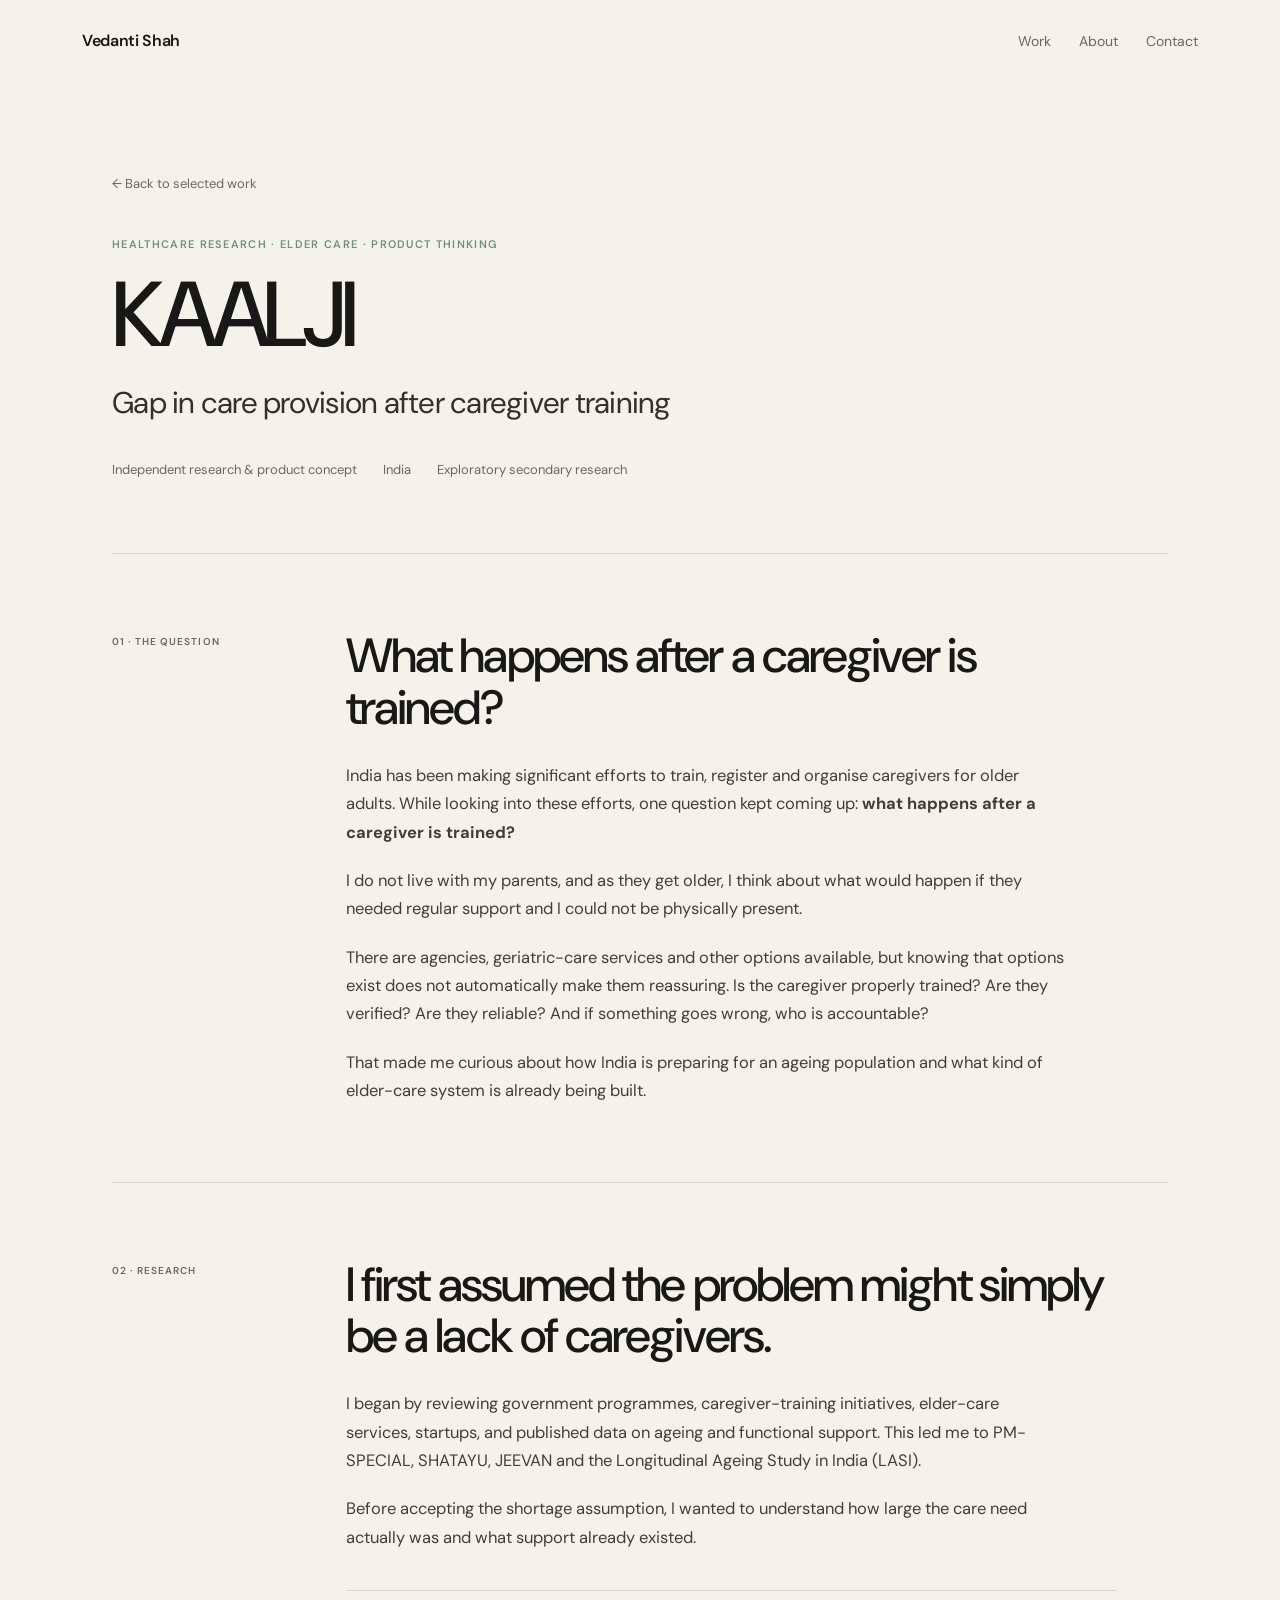
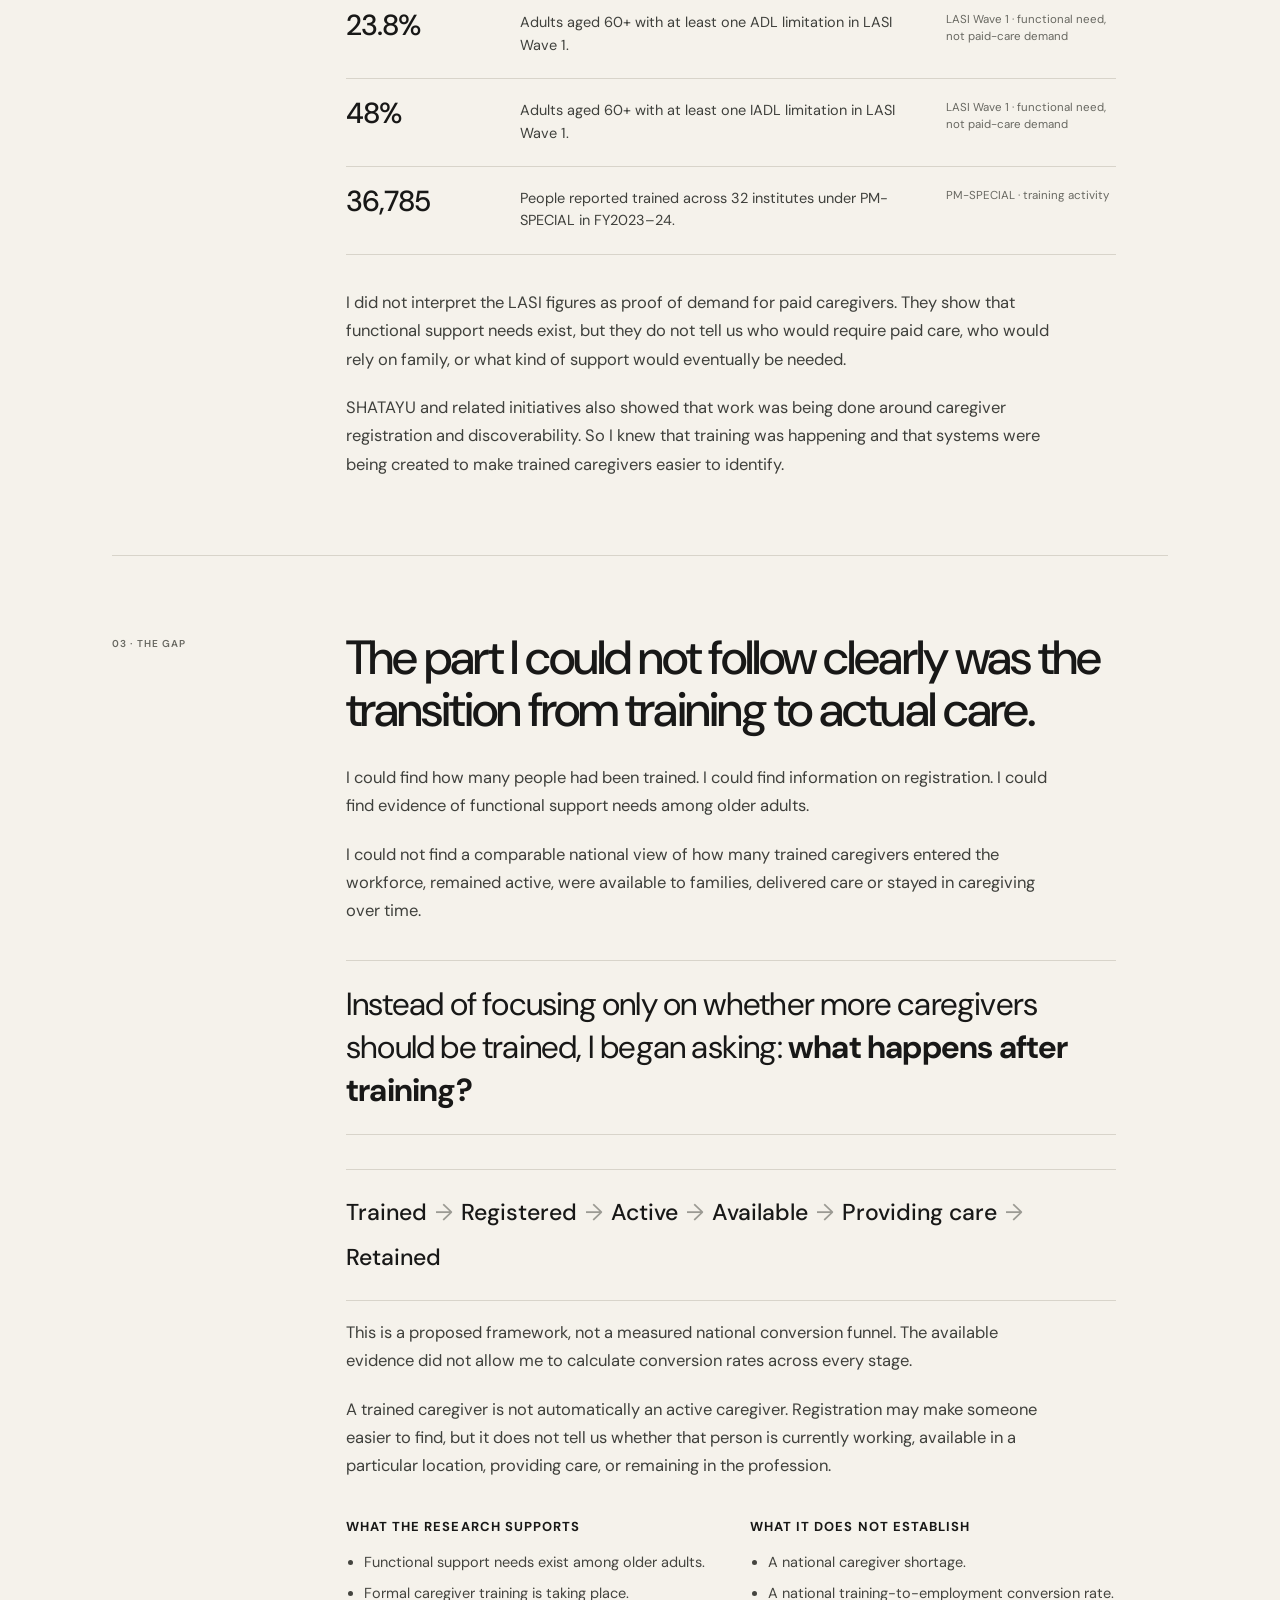
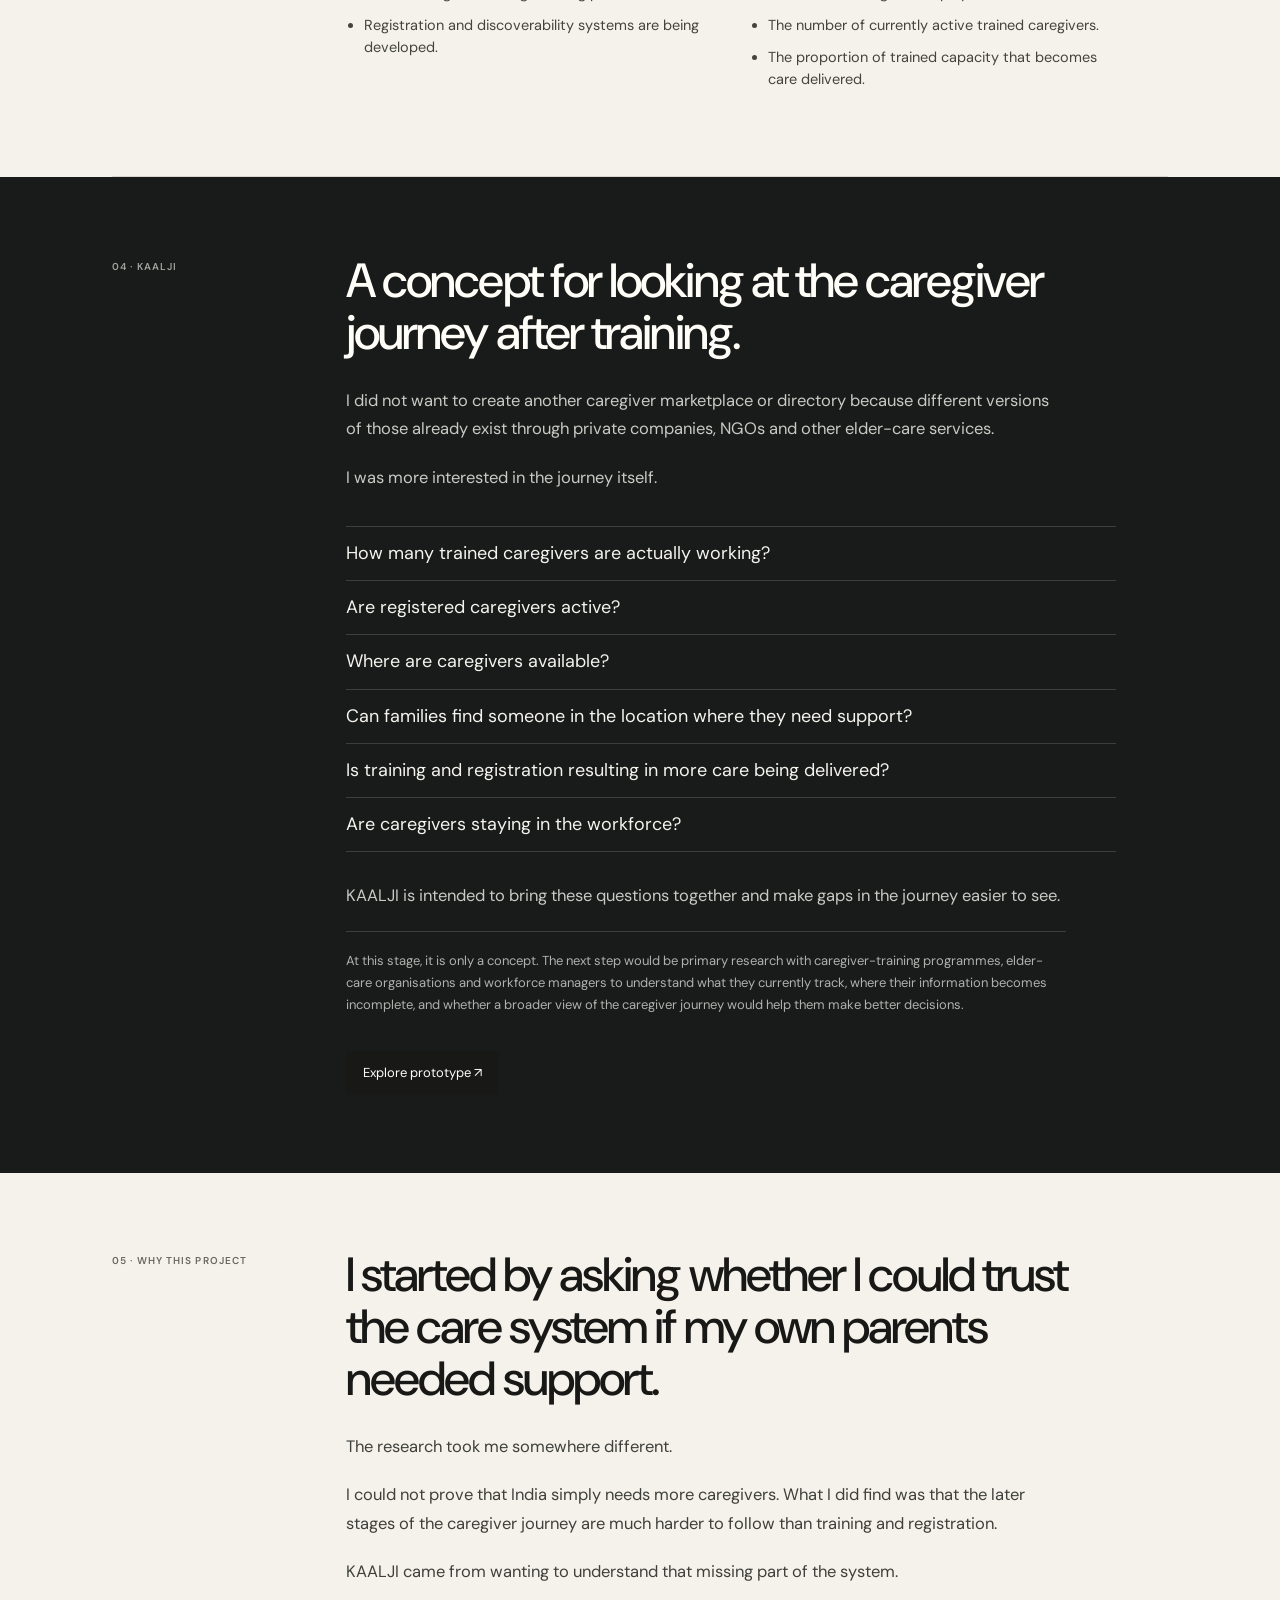
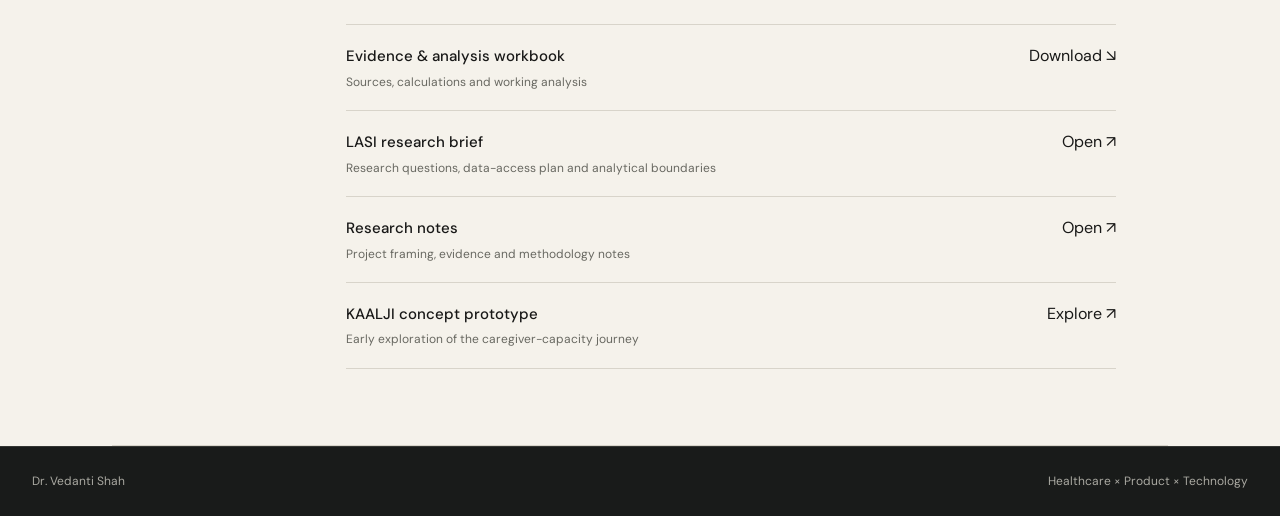
<file: projects/KAALJI/kaalji.html>
<!doctype html>
<html lang="en">
<head>
  <meta charset="utf-8">
  <meta name="viewport" content="width=device-width, initial-scale=1">
  <title>KAALJI — Dr. Vedanti Shah</title>
  <meta name="description" content="KAALJI — a healthcare research and product concept examining the gap between caregiver training and care delivery in India.">
  <link rel="stylesheet" href="../../styles.css">
  <style>
    body { background: var(--paper); }
    .k-wrap { max-width: 1120px; margin: 0 auto; padding: 0 32px; }
    .k-hero { padding: 88px 0 72px; border-bottom: 1px solid var(--line); }
    .k-back { display:inline-block; margin-bottom:42px; color:var(--muted); font-size:13px; }
    .k-eyebrow { margin:0 0 18px; color:var(--accent); text-transform:uppercase; letter-spacing:.12em; font-size:11px; font-weight:600; }
    .k-hero h1 { margin:0; font-family:var(--sans); font-size:clamp(52px,8vw,92px); line-height:.95; letter-spacing:-.055em; font-weight:500; }
    .k-subtitle { max-width:760px; margin:24px 0 0; font-size:clamp(21px,2.6vw,30px); line-height:1.3; letter-spacing:-.025em; color:#30312e; }
    .k-meta { display:flex; flex-wrap:wrap; gap:12px 26px; margin-top:38px; color:var(--muted); font-size:13px; }
    .k-section { display:grid; grid-template-columns:170px minmax(0,1fr); gap:64px; padding:76px 0; border-bottom:1px solid var(--line); }
    .k-label { margin:4px 0 0; color:var(--muted); text-transform:uppercase; letter-spacing:.11em; font-size:10px; font-weight:600; }
    .k-body { max-width:770px; }
    .k-body h2 { margin:0 0 28px; font-family:var(--sans); font-size:clamp(30px,4vw,48px); line-height:1.08; letter-spacing:-.04em; font-weight:500; }
    .k-body p { max-width:720px; margin:0 0 20px; color:#3f403c; font-size:16.5px; line-height:1.72; }
    .k-body p:last-child { margin-bottom:0; }
    .k-question { margin:34px 0; padding:22px 0; border-top:1px solid var(--line); border-bottom:1px solid var(--line); font-size:clamp(22px,2.8vw,32px); line-height:1.35; letter-spacing:-.025em; }
    .k-evidence { margin:38px 0 34px; border-top:1px solid var(--line); }
    .k-evidence-row { display:grid; grid-template-columns:150px 1fr 170px; gap:24px; padding:20px 0 22px; border-bottom:1px solid var(--line); align-items:start; }
    .k-number { font-size:29px; line-height:1; letter-spacing:-.035em; font-weight:500; }
    .k-evidence-copy { color:#3f403c; font-size:14.5px; line-height:1.55; }
    .k-source { color:var(--muted); font-size:11.5px; line-height:1.5; }
    .k-questions { margin:34px 0 0; padding:0; list-style:none; border-top:1px solid var(--line); }
    .k-questions li { padding:14px 0; border-bottom:1px solid var(--line); font-size:18px; line-height:1.4; }
    .k-flow { display:flex; flex-wrap:wrap; align-items:center; gap:8px; margin:34px 0 18px; padding:24px 0; border-top:1px solid var(--line); border-bottom:1px solid var(--line); font-size:clamp(17px,2vw,23px); }
    .k-flow span { font-weight:500; }
    .k-flow i { font-style:normal; color:#9b9a93; }
    .k-limits { display:grid; grid-template-columns:1fr 1fr; gap:38px; margin-top:36px; }
    .k-limits h3 { margin:0 0 14px; font-size:13px; text-transform:uppercase; letter-spacing:.08em; }
    .k-limits ul { margin:0; padding-left:18px; color:#44443f; }
    .k-limits li { margin:0 0 10px; line-height:1.5; font-size:14.5px; }
    .k-dark { background:var(--dark); color:var(--white); }
    .k-dark .k-wrap { padding-top:78px; padding-bottom:78px; }
    .k-dark .k-section { padding:0; border:0; }
    .k-dark .k-label { color:#9fa59f; }
    .k-dark .k-body h2 { color:var(--white); }
    .k-dark .k-body p { color:#c8cac5; }
    .k-dark .k-questions { border-color:#3c403d; }
    .k-dark .k-questions li { border-color:#3c403d; color:#f4f3ee; }
    .k-status { margin-top:34px; padding-top:18px; border-top:1px solid #3c403d; color:#aeb1ad !important; font-size:13px !important; }
    .k-proof { margin-top:38px; border-top:1px solid var(--line); }
    .k-proof a { display:grid; grid-template-columns:1fr auto; gap:24px; padding:18px 0; border-bottom:1px solid var(--line); }
    .k-proof strong { font-size:15px; font-weight:500; }
    .k-proof small { display:block; margin-top:4px; color:var(--muted); font-size:12px; }
    .k-next { display:flex; flex-wrap:wrap; gap:12px; margin-top:34px; }
    .k-btn { display:inline-block; padding:12px 17px; background:var(--ink); color:var(--white); font-size:13px; border-radius:2px; }
    .k-link { display:inline-block; padding:12px 0; font-size:13px; border-bottom:1px solid var(--line); }
    @media (max-width:760px){
      .k-wrap{padding:0 20px}.k-hero{padding:62px 0 52px}.k-section{grid-template-columns:1fr;gap:20px;padding:56px 0}.k-label{margin:0}.k-evidence-row{grid-template-columns:1fr;gap:8px}.k-source{margin-top:2px}.k-limits{grid-template-columns:1fr;gap:28px}.k-dark .k-wrap{padding-top:58px;padding-bottom:58px}
    }
  </style>
</head>
<body>
<header class="nav">
  <a class="brand" href="../../index.html">Vedanti Shah</a>
  <nav>
    <a href="../../index.html#work">Work</a>
    <a href="../../index.html#about">About</a>
    <a href="../../index.html#contact">Contact</a>
  </nav>
</header>

<main>
  <div class="k-wrap">
    <section class="k-hero">
      <a class="k-back" href="../../index.html#work">← Back to selected work</a>
      <p class="k-eyebrow">Healthcare Research · Elder Care · Product Thinking</p>
      <h1>KAALJI</h1>
      <p class="k-subtitle">Gap in care provision after caregiver training</p>
      <div class="k-meta">
        <span>Independent research &amp; product concept</span>
        <span>India</span>
        <span>Exploratory secondary research</span>
      </div>
    </section>

    <section class="k-section">
      <p class="k-label">01 · The question</p>
      <div class="k-body">
        <h2>What happens after a caregiver is trained?</h2>
        <p>India has been making significant efforts to train, register and organise caregivers for older adults. While looking into these efforts, one question kept coming up: <strong>what happens after a caregiver is trained?</strong></p>
        <p>I do not live with my parents, and as they get older, I think about what would happen if they needed regular support and I could not be physically present.</p>
        <p>There are agencies, geriatric-care services and other options available, but knowing that options exist does not automatically make them reassuring. Is the caregiver properly trained? Are they verified? Are they reliable? And if something goes wrong, who is accountable?</p>
        <p>That made me curious about how India is preparing for an ageing population and what kind of elder-care system is already being built.</p>
      </div>
    </section>

    <section class="k-section">
      <p class="k-label">02 · Research</p>
      <div class="k-body">
        <h2>I first assumed the problem might simply be a lack of caregivers.</h2>
        <p>I began by reviewing government programmes, caregiver-training initiatives, elder-care services, startups, and published data on ageing and functional support. This led me to PM-SPECIAL, SHATAYU, JEEVAN and the Longitudinal Ageing Study in India (LASI).</p>
        <p>Before accepting the shortage assumption, I wanted to understand how large the care need actually was and what support already existed.</p>

        <div class="k-evidence">
          <div class="k-evidence-row">
            <div class="k-number">23.8%</div>
            <div class="k-evidence-copy">Adults aged 60+ with at least one ADL limitation in LASI Wave 1.</div>
            <div class="k-source">LASI Wave 1 · functional need, not paid-care demand</div>
          </div>
          <div class="k-evidence-row">
            <div class="k-number">48%</div>
            <div class="k-evidence-copy">Adults aged 60+ with at least one IADL limitation in LASI Wave 1.</div>
            <div class="k-source">LASI Wave 1 · functional need, not paid-care demand</div>
          </div>
          <div class="k-evidence-row">
            <div class="k-number">36,785</div>
            <div class="k-evidence-copy">People reported trained across 32 institutes under PM-SPECIAL in FY2023–24.</div>
            <div class="k-source">PM-SPECIAL · training activity</div>
          </div>
        </div>

        <p>I did not interpret the LASI figures as proof of demand for paid caregivers. They show that functional support needs exist, but they do not tell us who would require paid care, who would rely on family, or what kind of support would eventually be needed.</p>
        <p>SHATAYU and related initiatives also showed that work was being done around caregiver registration and discoverability. So I knew that training was happening and that systems were being created to make trained caregivers easier to identify.</p>
      </div>
    </section>

    <section class="k-section">
      <p class="k-label">03 · The gap</p>
      <div class="k-body">
        <h2>The part I could not follow clearly was the transition from training to actual care.</h2>
        <p>I could find how many people had been trained. I could find information on registration. I could find evidence of functional support needs among older adults.</p>
        <p>I could not find a comparable national view of how many trained caregivers entered the workforce, remained active, were available to families, delivered care or stayed in caregiving over time.</p>

        <div class="k-question">Instead of focusing only on whether more caregivers should be trained, I began asking: <strong>what happens after training?</strong></div>

        <div class="k-flow" aria-label="Proposed caregiver journey">
          <span>Trained</span><i>→</i><span>Registered</span><i>→</i><span>Active</span><i>→</i><span>Available</span><i>→</i><span>Providing care</span><i>→</i><span>Retained</span>
        </div>
        <p>This is a proposed framework, not a measured national conversion funnel. The available evidence did not allow me to calculate conversion rates across every stage.</p>
        <p>A trained caregiver is not automatically an active caregiver. Registration may make someone easier to find, but it does not tell us whether that person is currently working, available in a particular location, providing care, or remaining in the profession.</p>

        <div class="k-limits">
          <div>
            <h3>What the research supports</h3>
            <ul>
              <li>Functional support needs exist among older adults.</li>
              <li>Formal caregiver training is taking place.</li>
              <li>Registration and discoverability systems are being developed.</li>
            </ul>
          </div>
          <div>
            <h3>What it does not establish</h3>
            <ul>
              <li>A national caregiver shortage.</li>
              <li>A national training-to-employment conversion rate.</li>
              <li>The number of currently active trained caregivers.</li>
              <li>The proportion of trained capacity that becomes care delivered.</li>
            </ul>
          </div>
        </div>
      </div>
    </section>
  </div>

  <section class="k-dark">
    <div class="k-wrap">
      <div class="k-section">
        <p class="k-label">04 · KAALJI</p>
        <div class="k-body">
          <h2>A concept for looking at the caregiver journey after training.</h2>
          <p>I did not want to create another caregiver marketplace or directory because different versions of those already exist through private companies, NGOs and other elder-care services.</p>
          <p>I was more interested in the journey itself.</p>
          <ul class="k-questions">
            <li>How many trained caregivers are actually working?</li>
            <li>Are registered caregivers active?</li>
            <li>Where are caregivers available?</li>
            <li>Can families find someone in the location where they need support?</li>
            <li>Is training and registration resulting in more care being delivered?</li>
            <li>Are caregivers staying in the workforce?</li>
          </ul>
          <p style="margin-top:30px">KAALJI is intended to bring these questions together and make gaps in the journey easier to see.</p>
          <p class="k-status">At this stage, it is only a concept. The next step would be primary research with caregiver-training programmes, elder-care organisations and workforce managers to understand what they currently track, where their information becomes incomplete, and whether a broader view of the caregiver journey would help them make better decisions.</p>
          <div class="k-next">
            <a class="k-btn" href="kaalji-prototype.html">Explore prototype ↗</a>
          </div>
        </div>
      </div>
    </div>
  </section>

  <div class="k-wrap">
    <section class="k-section">
      <p class="k-label">05 · Why this project</p>
      <div class="k-body">
        <h2>I started by asking whether I could trust the care system if my own parents needed support.</h2>
        <p>The research took me somewhere different.</p>
        <p>I could not prove that India simply needs more caregivers. What I did find was that the later stages of the caregiver journey are much harder to follow than training and registration.</p>
        <p>KAALJI came from wanting to understand that missing part of the system.</p>

        <div class="k-proof">
          <a href="kaalji-assets/evidence-analysis-workbook.xlsx" download>
            <div><strong>Evidence &amp; analysis workbook</strong><small>Sources, calculations and working analysis</small></div><span>Download ↘</span>
          </a>
          <a href="kaalji-assets/lasi-research-brief.pdf" target="_blank" rel="noopener">
            <div><strong>LASI research brief</strong><small>Research questions, data-access plan and analytical boundaries</small></div><span>Open ↗</span>
          </a>
          <a href="kaalji-assets/research-notes.md" target="_blank" rel="noopener">
            <div><strong>Research notes</strong><small>Project framing, evidence and methodology notes</small></div><span>Open ↗</span>
          </a>
          <a href="kaalji-prototype.html">
            <div><strong>KAALJI concept prototype</strong><small>Early exploration of the caregiver-capacity journey</small></div><span>Explore ↗</span>
          </a>
        </div>
      </div>
    </section>
  </div>
</main>

<footer>
  <span>Dr. Vedanti Shah</span>
  <span>Healthcare × Product × Technology</span>
</footer>
</body>
</html>
</file>
<file: styles.css>
@import url('https://fonts.googleapis.com/css2?family=DM+Sans:wght@400;500;600&family=Playfair+Display:ital,wght@0,500;0,600;1,500&display=swap');

:root {
  --paper: #f5f2eb;
  --ink: #181817;
  --muted: #686861;
  --line: #d8d4ca;
  --soft: #ebe7de;
  --accent: #6f8f83;
  --dark: #191b1a;
  --white: #fffdf8;
  --serif: "Playfair Display", Georgia, serif;
  --sans: "DM Sans", Arial, sans-serif;
}

* {
  box-sizing: border-box;
}

html {
  scroll-behavior: smooth;
}

body {
  margin: 0;
  background: var(--paper);
  color: var(--ink);
  font-family: var(--sans);
  line-height: 1.6;
}

a {
  color: inherit;
  text-decoration: none;
}

.nav {
  max-width: 1180px;
  margin: auto;
  padding: 28px 32px;
  display: flex;
  justify-content: space-between;
  align-items: center;
}

.brand {
  font-weight: 600;
  letter-spacing: -0.02em;
}

.nav nav {
  display: flex;
  gap: 28px;
  color: var(--muted);
  font-size: 14px;
}

.nav nav a:hover {
  color: var(--ink);
}

.hero {
  max-width: 1180px;
  margin: auto;
  padding: 120px 32px 150px;
}

.eyebrow,
.section-label {
  text-transform: uppercase;
  letter-spacing: .12em;
  font-size: 11px;
  font-weight: 600;
  color: var(--accent);
}

.hero h1 {
  max-width: 850px;
  margin: 24px 0;
  font-size: clamp(54px, 8vw, 104px);
  line-height: .98;
  letter-spacing: -.055em;
  font-weight: 500;
}

.hero h1 em {
  font-family: var(--serif);
  font-weight: 500;
}

.hero-copy {
  max-width: 620px;
  color: var(--muted);
  font-size: 19px;
  line-height: 1.7;
}

.hero-links {
  display: flex;
  align-items: center;
  gap: 28px;
  margin-top: 40px;
}

.button {
  display: inline-block;
  background: var(--ink);
  color: var(--white);
  padding: 13px 21px;
  border-radius: 2px;
  font-size: 14px;
}

.text-link {
  font-size: 14px;
  border-bottom: 1px solid var(--line);
  padding-bottom: 3px;
}

.statement {
  background: var(--dark);
  color: var(--white);
  padding: 110px max(32px, calc((100% - 1116px) / 2));
}

.statement-grid {
  display: grid;
  grid-template-columns: 1.3fr .7fr;
  gap: 100px;
  margin-top: 40px;
}

.statement h2 {
  margin: 0;
  font-size: clamp(34px, 5vw, 62px);
  line-height: 1.08;
  letter-spacing: -.04em;
  font-weight: 500;
}

.statement-grid p {
  color: #bdbdb5;
  margin: 0;
  font-size: 16px;
}

.work,
.about {
  max-width: 1180px;
  margin: auto;
  padding: 120px 32px;
}

.section-head {
  display: flex;
  justify-content: space-between;
  gap: 50px;
  align-items: end;
  margin-bottom: 55px;
}

.section-head h2 {
  margin: 10px 0 0;
  font-size: 48px;
  letter-spacing: -.04em;
  font-weight: 500;
}

.section-note {
  max-width: 330px;
  color: var(--muted);
  font-size: 14px;
}

.project-feature {
  display: block;
  border-top: 1px solid var(--line);
  border-bottom: 1px solid var(--line);
  padding: 34px 0 50px;
  transition: padding .25s ease;
}

.project-feature:hover {
  padding-left: 12px;
}

.project-meta {
  display: flex;
  justify-content: space-between;
  color: var(--muted);
  font-size: 12px;
  text-transform: uppercase;
  letter-spacing: .08em;
}

.project-content {
  max-width: 720px;
  margin-top: 75px;
}

.project-content h3 {
  margin: 0;
  font-size: 76px;
  letter-spacing: -.06em;
  font-weight: 500;
}

.project-tagline {
  font-family: var(--serif);
  font-size: 27px;
  margin: 5px 0 25px;
}

.project-content > p:not(.project-tagline) {
  max-width: 580px;
  color: var(--muted);
  font-size: 17px;
}

.arrow {
  display: inline-block;
  margin-top: 25px;
  font-size: 14px;
  border-bottom: 1px solid var(--ink);
}

.developing-grid {
  display: grid;
  grid-template-columns: 1fr 1fr;
  gap: 1px;
  background: var(--line);
  margin-top: 1px;
}

.developing {
  background: var(--paper);
  padding: 35px;
}

.developing span {
  font-size: 11px;
  text-transform: uppercase;
  color: var(--accent);
  letter-spacing: .1em;
}

.developing h3 {
  font-size: 25px;
  font-weight: 500;
  margin: 45px 0 12px;
}

.developing p {
  color: var(--muted);
  max-width: 430px;
}

.approach {
  background: var(--soft);
  padding: 100px max(32px, calc((100% - 1116px) / 2));
}

.approach-grid {
  display: grid;
  grid-template-columns: repeat(4, 1fr);
  gap: 1px;
  margin-top: 45px;
  background: var(--line);
}

.approach-grid > div {
  background: var(--soft);
  padding: 30px;
  min-height: 220px;
}

.approach-grid span {
  color: var(--accent);
  font-size: 12px;
}

.approach-grid h3 {
  margin-top: 55px;
  font-size: 24px;
  font-weight: 500;
}

.approach-grid p {
  color: var(--muted);
  font-size: 14px;
}

.about-grid {
  display: grid;
  grid-template-columns: 1.2fr .8fr;
  gap: 100px;
  margin-top: 45px;
}

.about h2 {
  font-size: clamp(42px, 6vw, 70px);
  line-height: 1.02;
  letter-spacing: -.05em;
  font-weight: 500;
  margin: 0;
}

.about-grid p {
  color: var(--muted);
  margin-top: 0;
  margin-bottom: 30px;
}

.contact {
  background: var(--dark);
  color: var(--white);
  padding: 120px max(32px, calc((100% - 1116px) / 2));
}

.contact h2 {
  max-width: 850px;
  font-size: clamp(40px, 6vw, 76px);
  line-height: 1.02;
  letter-spacing: -.05em;
  font-weight: 500;
  margin: 35px 0;
}

.placeholder {
  color: #aaa9a2;
}

footer {
  background: var(--dark);
  border-top: 1px solid #343633;
  color: #aaa9a2;
  padding: 25px 32px;
  display: flex;
  justify-content: space-between;
  font-size: 12px;
}

@media (max-width: 760px) {
  .nav {
    padding: 22px 20px;
  }

  .nav nav {
    gap: 15px;
  }

  .hero {
    padding: 80px 20px 100px;
  }

  .hero-copy {
    font-size: 17px;
  }

  .statement {
    padding: 80px 20px;
  }

  .statement-grid,
  .about-grid {
    grid-template-columns: 1fr;
    gap: 45px;
  }

  .work,
  .about {
    padding: 80px 20px;
  }

  .section-head {
    display: block;
  }

  .section-note {
    margin-top: 25px;
  }

  .project-content {
    margin-top: 50px;
  }

  .project-content h3 {
    font-size: 55px;
  }

  .developing-grid,
  .approach-grid {
    grid-template-columns: 1fr;
  }

  .approach {
    padding: 80px 20px;
  }

  footer {
    padding: 22px 20px;
    gap: 20px;
    flex-direction: column;
  }
}

.screenshot-grid {
  display: grid;
  grid-template-columns: 1fr 1fr;
  gap: 35px;
  margin-top: 55px;
}

.screenshot-grid figure {
  margin: 0;
}

.screenshot-grid img {
  width: 100%;
  height: auto;
  display: block;
  border: 1px solid var(--line);
}

.screenshot-grid figcaption {
  margin-top: 14px;
  font-size: 14px;
  line-height: 1.5;
  color: var(--muted);
}

@media (max-width: 760px) {
  .screenshot-grid {
    grid-template-columns: 1fr;
  }
}
</file>
